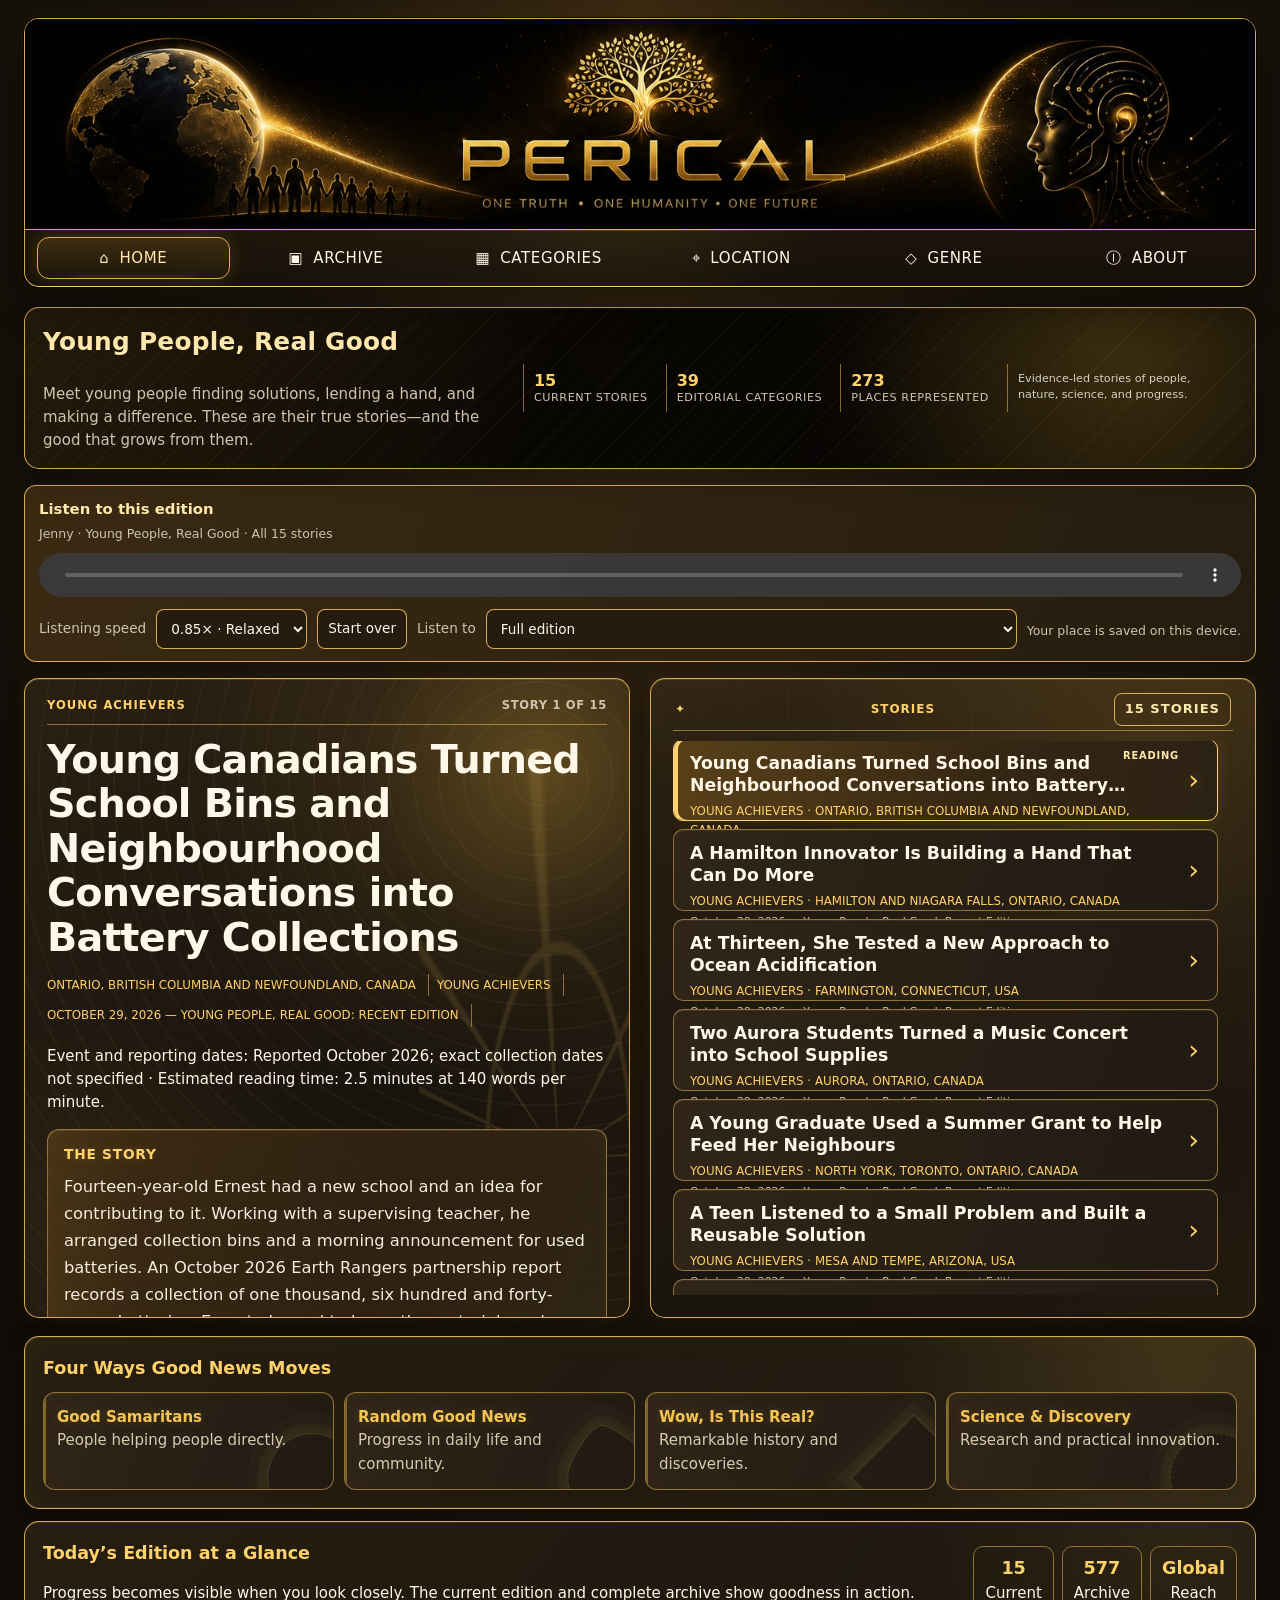
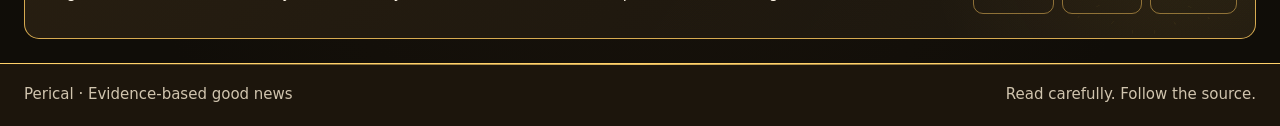
<file: index.html>
<!doctype html><html lang="en"><head><meta charset="utf-8"><meta name="viewport" content="width=device-width,initial-scale=1,viewport-fit=cover"><meta name="theme-color" content="#080705"><title>15 Recent True Stories of Young People Helping and Building | Perical</title><meta name="description" content="Fifteen source-linked stories of young people helping and inventing, reported in 2026. Includes clear event dates, evidence, uncertainty, and reflection."><meta name="robots" content="index,follow,max-image-preview:large"><link rel="canonical" href="https://scar197124.github.io/perical/"><meta property="og:locale" content="en_US"><meta property="og:type" content="website"><meta property="og:site_name" content="Perical"><meta property="og:url" content="https://scar197124.github.io/perical/"><meta property="og:title" content="Young Canadians Turned School Bins and Neighbourhood Conversations into Battery Collections"><meta property="og:description" content="Fourteen-year-old Ernest had a new school and an idea for contributing to it. Working with a supervising teacher, he arranged collection bins and a morning announcement for used batteries.…"><meta property="og:image" content="https://scar197124.github.io/perical/assets/lead-story-2026-10-29-recent-youth-oct29-2026-001.png"><meta property="og:image:secure_url" content="https://scar197124.github.io/perical/assets/lead-story-2026-10-29-recent-youth-oct29-2026-001.png"><meta property="og:image:type" content="image/png"><meta property="og:image:width" content="1200"><meta property="og:image:height" content="630"><meta property="og:image:alt" content="Perical lead story: Young Canadians Turned School Bins and Neighbourhood Conversations into Battery Collections"><meta name="twitter:card" content="summary_large_image"><meta name="twitter:title" content="Young Canadians Turned School Bins and Neighbourhood Conversations into Battery Collections"><meta name="twitter:description" content="Fourteen-year-old Ernest had a new school and an idea for contributing to it. Working with a supervising teacher, he arranged collection bins and a morning announcement for used batteries.…"><meta name="twitter:image" content="https://scar197124.github.io/perical/assets/lead-story-2026-10-29-recent-youth-oct29-2026-001.png"><meta name="twitter:image:alt" content="Perical lead story: Young Canadians Turned School Bins and Neighbourhood Conversations into Battery Collections"><link rel="stylesheet" href="app.css?v=16.15.0"><link rel="stylesheet" href="mobile-polish.css?v=16.7.1"><script type="application/ld+json">{"@context":"https://schema.org","@graph":[{"@type":"WebSite","@id":"https://scar197124.github.io/perical/#website","url":"https://scar197124.github.io/perical/","name":"Perical","description":"Verified stories of kindness, discovery, practical innovation, and progress from around the world.","inLanguage":"en","publisher":{"@id":"https://scar197124.github.io/perical/#organization"}},{"@type":"Organization","@id":"https://scar197124.github.io/perical/#organization","name":"Perical","url":"https://scar197124.github.io/perical/","logo":{"@type":"ImageObject","url":"https://scar197124.github.io/perical/assets/pericle-social-preview-ultrasafe.png","width":1200,"height":630}},{"@type":"CollectionPage","@id":"https://scar197124.github.io/perical/#webpage","url":"https://scar197124.github.io/perical/","name":"Today’s Good News | Perical","isPartOf":{"@id":"https://scar197124.github.io/perical/#website"},"about":["Good news","Human kindness","Science and discovery","Innovation","Community progress"],"inLanguage":"en"}]}</script></head><body data-page="home"><header class="site-header">
  <div class="identity-hero" role="img" aria-label="Perical — Tree of Life connecting Earth, humanity, and artificial intelligence">
    <span class="sr-only">PERICAL · One truth · One humanity · One future</span>
  </div>
  <nav class="nav" aria-label="Primary">
    <a href="index.html" data-nav="home">⌂ <span>Home</span></a>
    <a href="archive.html" data-nav="archive">▣ <span>Archive</span></a>
    <a href="categories.html" data-nav="categories">▦ <span>Categories</span></a>
    <a href="location.html" data-nav="location">⌖ <span>Location</span></a>
    <a href="genre.html" data-nav="genre">◇ <span>Genre</span></a>
    <a href="about.html" data-nav="about">ⓘ <span>About</span></a>
  </nav>
</header><main class="page"><section class="page-title"><h2>Young People, Real Good</h2><p>Meet young people finding solutions, lending a hand, and making a difference. These are their true stories—and the good that grows from them.</p></section><section class="narration-preview edition-narration" aria-label="Full edition narration"><div><strong>Listen to this edition</strong><span>Jenny · Young People, Real Good · All 15 stories</span></div><audio controls preload="none" aria-label="Listen to Young People, Real Good, the full edition"><source src="assets/audio/jenny-full-edition-2026-10-29.mp3" type="audio/mpeg">Your browser does not support audio playback.</audio><div class="listening-controls"><label for="narration-speed">Listening speed</label><select id="narration-speed"><option value="0.75">0.75×</option><option value="0.85" selected>0.85× · Relaxed</option><option value="1">1× · Original</option><option value="1.15">1.15×</option></select><button id="narration-restart" type="button">Start over</button><label for="narration-story">Listen to</label><select id="narration-story"><option value="">Choose a story…</option></select><span id="narration-progress" role="status">Your place is saved on this device.</span></div></section><section class="workspace"><article class="panel reader-panel" aria-label="Story reader"><div class="panel-body reader" id="reader"><p class="empty">Loading story…</p></div></article><aside class="panel display-panel" aria-label="Story selection"><div class="panel-body"><div class="panel-status"><span>Stories</span><span class="count" id="count">0 stories</span></div><div class="toolbar" id="toolbar"></div><div class="story-list" id="storyList"></div></div></aside></section><section class="lower"><article class="section-card"><h3>Four Ways Good News Moves</h3><div class="ways"><a class="way" href="categories.html"><b>Good Samaritans</b><span>People helping people directly.</span></a><a class="way" href="categories.html"><b>Random Good News</b><span>Progress in daily life and community.</span></a><a class="way" href="categories.html"><b>Wow, Is This Real?</b><span>Remarkable history and discoveries.</span></a><a class="way" href="categories.html"><b>Science & Discovery</b><span>Research and practical innovation.</span></a></div></article><article class="section-card glance"><div><h3>Today’s Edition at a Glance</h3><p>Progress becomes visible when you look closely. The current edition and complete archive show goodness in action.</p></div><div class="stats"><div class="stat"><b data-stat="current">15</b>Current</div><div class="stat"><b data-stat="archive">577</b>Archive</div><div class="stat"><b>Global</b>Reach</div></div></article></section></main><footer class="footer"><span>Perical · Evidence-based good news</span><span>Read carefully. Follow the source.</span></footer><script src="stories-data.js?v=2026.10.30.1"></script><script src="audio-chapters-2026-10-29.js?v=1"></script><script src="app.js?v=2026.10.30.1"></script></body></html>
</file>
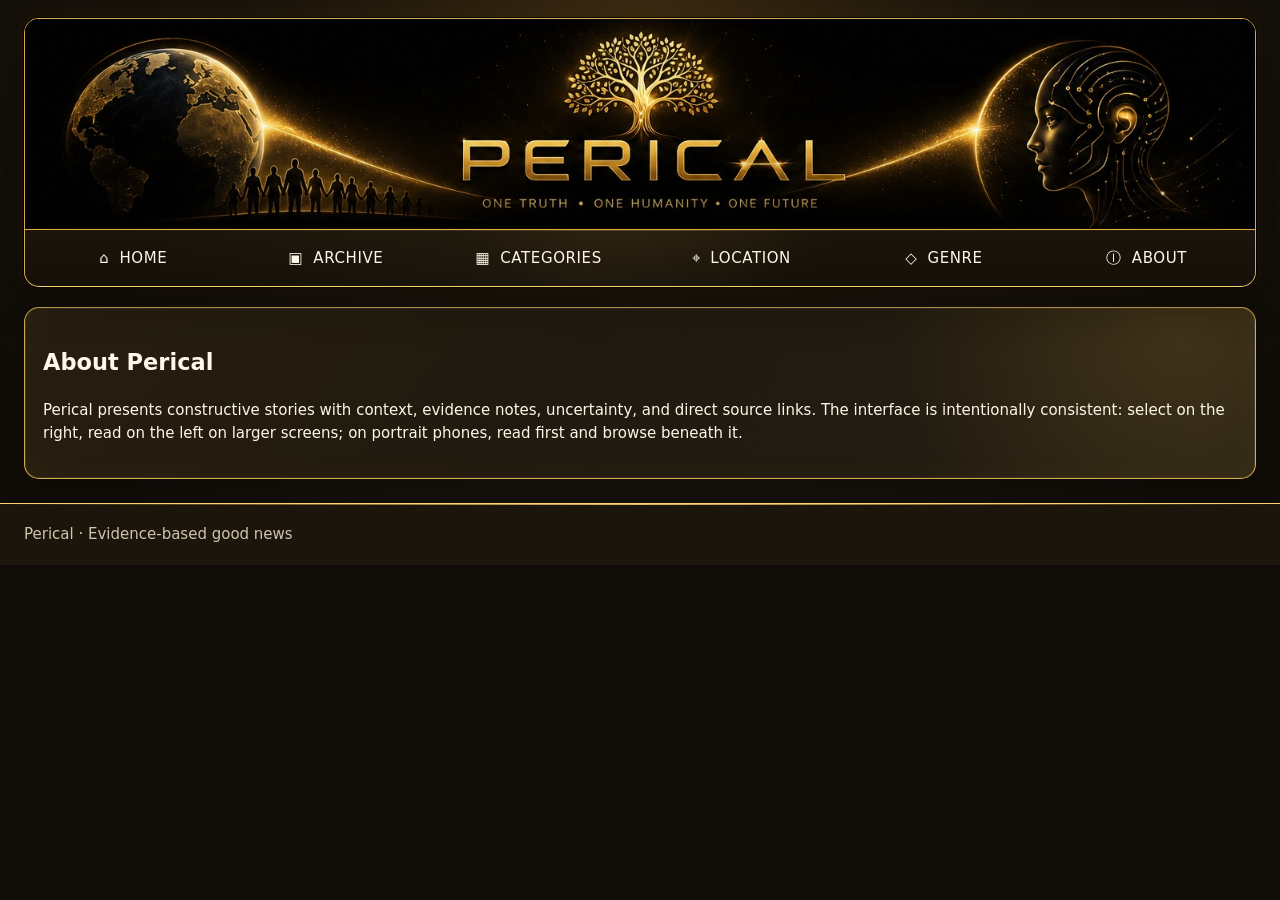
<file: about.html>
<!doctype html><html lang="en"><head><meta charset="utf-8"><meta name="viewport" content="width=device-width,initial-scale=1,viewport-fit=cover"><meta name="theme-color" content="#080705"><title>About Perical | Evidence-Based Good News</title><meta name="description" content="Learn how Perical presents independently summarized, source-linked stories of kindness, discovery, science, and human progress."><meta name="robots" content="index,follow,max-image-preview:large"><link rel="canonical" href="https://scar197124.github.io/perical/about.html"><meta property="og:locale" content="en_US"><meta property="og:type" content="website"><meta property="og:site_name" content="Perical"><meta property="og:url" content="https://scar197124.github.io/perical/about.html"><meta property="og:title" content="About Perical | Evidence-Based Good News"><meta property="og:description" content="Learn how Perical presents independently summarized, source-linked stories of kindness, discovery, science, and human progress."><meta property="og:image" content="https://scar197124.github.io/perical/assets/pericle-social-preview-ultrasafe.png"><meta property="og:image:secure_url" content="https://scar197124.github.io/perical/assets/pericle-social-preview-ultrasafe.png"><meta property="og:image:type" content="image/png"><meta property="og:image:width" content="1200"><meta property="og:image:height" content="630"><meta property="og:image:alt" content="Perical — verified stories of kindness, discovery, progress, and good happening around the world"><meta name="twitter:card" content="summary_large_image"><meta name="twitter:title" content="About Perical | Evidence-Based Good News"><meta name="twitter:description" content="Learn how Perical presents independently summarized, source-linked stories of kindness, discovery, science, and human progress."><meta name="twitter:image" content="https://scar197124.github.io/perical/assets/pericle-social-preview-ultrasafe.png"><meta name="twitter:image:alt" content="Perical social preview"><link rel="stylesheet" href="app.css?v=16.15.0"><link rel="stylesheet" href="mobile-polish.css?v=16.6.0"></head><body><header class="site-header">
  <div class="identity-hero" role="img" aria-label="Perical — Tree of Life connecting Earth, humanity, and artificial intelligence">
    <span class="sr-only">PERICAL · One truth · One humanity · One future</span>
  </div>
  <nav class="nav" aria-label="Primary">
    <a href="index.html" data-nav="home">⌂ <span>Home</span></a>
    <a href="archive.html" data-nav="archive">▣ <span>Archive</span></a>
    <a href="categories.html" data-nav="categories">▦ <span>Categories</span></a>
    <a href="location.html" data-nav="location">⌖ <span>Location</span></a>
    <a href="genre.html" data-nav="genre">◇ <span>Genre</span></a>
    <a href="about.html" data-nav="about">ⓘ <span>About</span></a>
  </nav>
</header><main class="page"><article class="section-card"><h2>About Perical</h2><p>Perical presents constructive stories with context, evidence notes, uncertainty, and direct source links. The interface is intentionally consistent: select on the right, read on the left on larger screens; on portrait phones, read first and browse beneath it.</p></article></main><footer class="footer"><span>Perical · Evidence-based good news</span></footer></body></html>
</file>
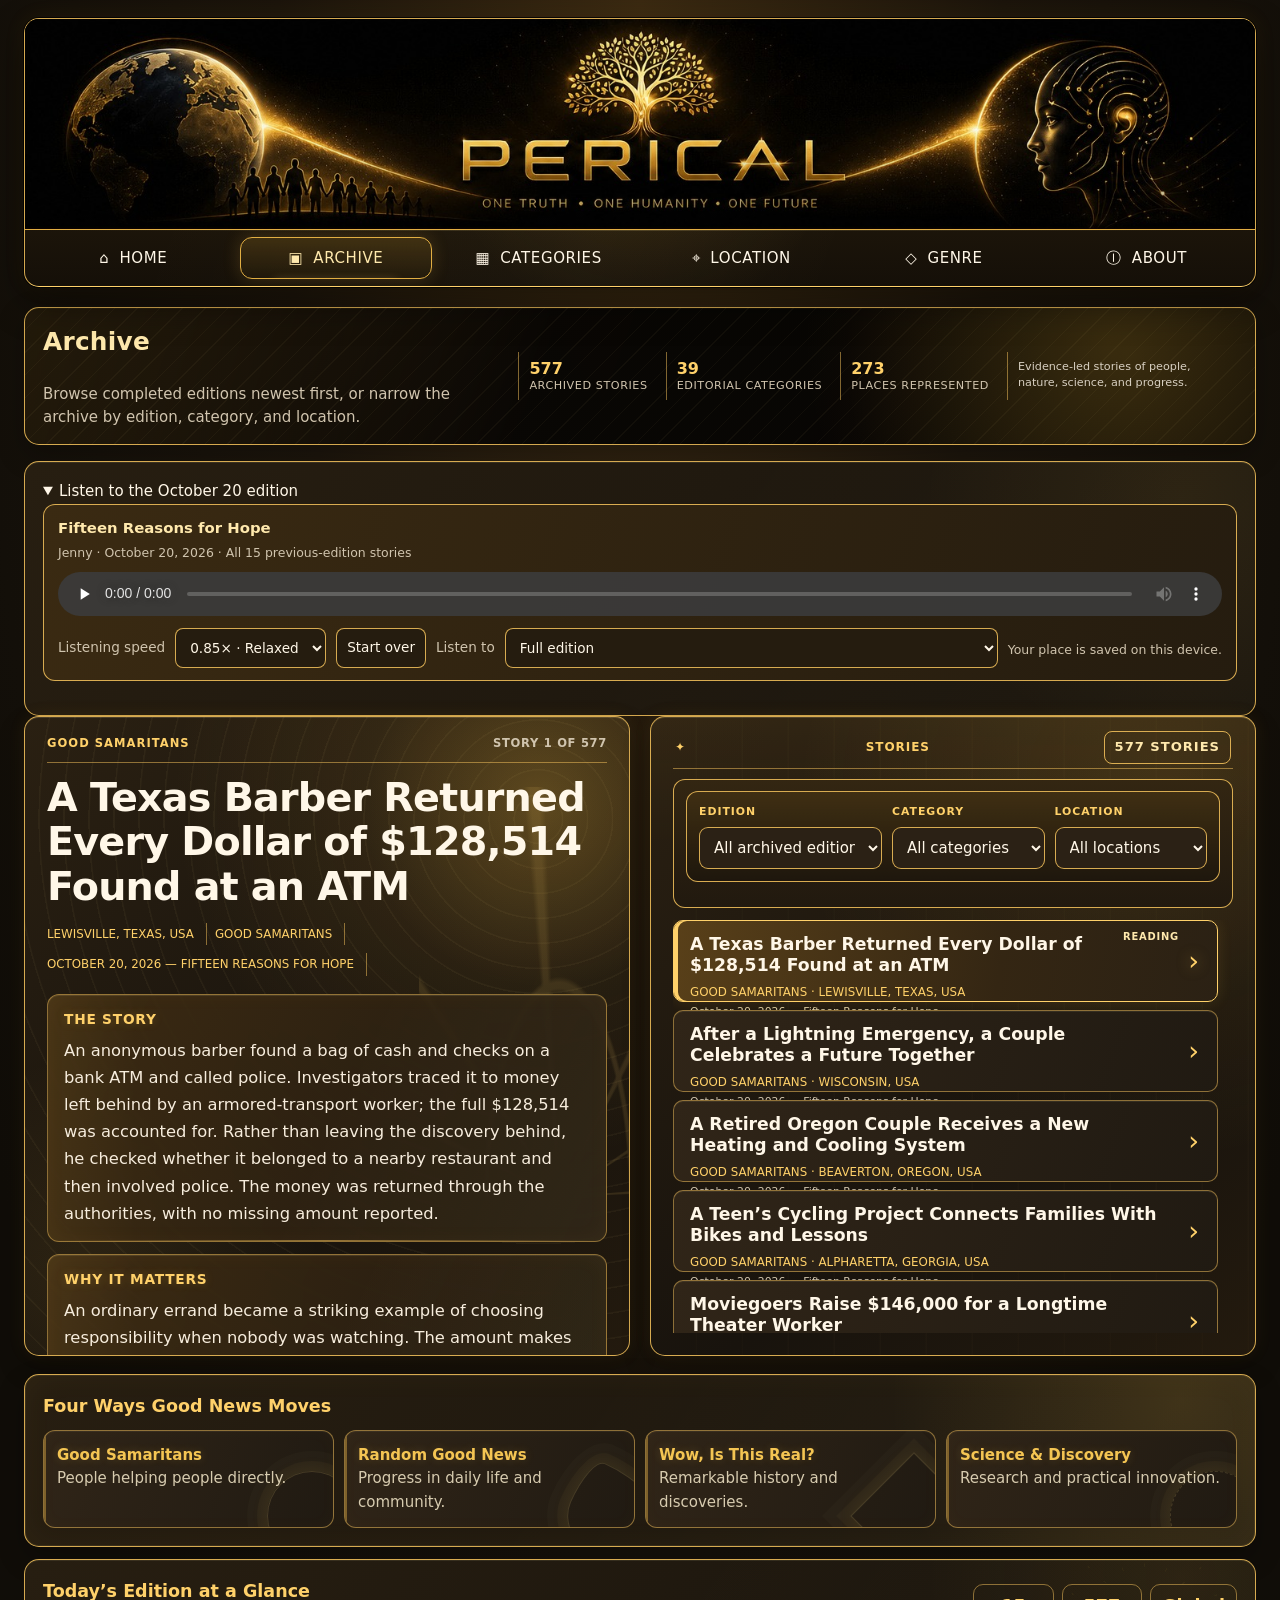
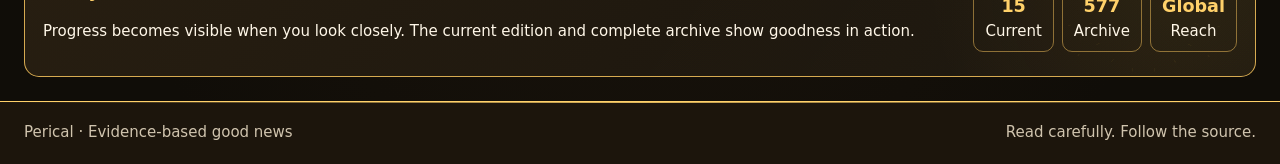
<file: archive.html>
<!doctype html><html lang="en"><head><meta charset="utf-8"><meta name="viewport" content="width=device-width,initial-scale=1,viewport-fit=cover"><meta name="theme-color" content="#080705"><title>Good News Archive | Perical</title><meta name="description" content="Browse Perical’s growing archive of verified stories about kindness, discovery, science, community, and progress."><meta name="robots" content="index,follow,max-image-preview:large"><link rel="canonical" href="https://scar197124.github.io/perical/archive.html"><meta property="og:locale" content="en_US"><meta property="og:type" content="website"><meta property="og:site_name" content="Perical"><meta property="og:url" content="https://scar197124.github.io/perical/archive.html"><meta property="og:title" content="Good News Archive | Perical"><meta property="og:description" content="Browse Perical’s growing archive of verified stories about kindness, discovery, science, community, and progress."><meta property="og:image" content="https://scar197124.github.io/perical/assets/pericle-social-preview-ultrasafe.png"><meta property="og:image:secure_url" content="https://scar197124.github.io/perical/assets/pericle-social-preview-ultrasafe.png"><meta property="og:image:type" content="image/png"><meta property="og:image:width" content="1200"><meta property="og:image:height" content="630"><meta property="og:image:alt" content="Perical — verified stories of kindness, discovery, progress, and good happening around the world"><meta name="twitter:card" content="summary_large_image"><meta name="twitter:title" content="Good News Archive | Perical"><meta name="twitter:description" content="Browse Perical’s growing archive of verified stories about kindness, discovery, science, community, and progress."><meta name="twitter:image" content="https://scar197124.github.io/perical/assets/pericle-social-preview-ultrasafe.png"><meta name="twitter:image:alt" content="Perical social preview"><link rel="stylesheet" href="app.css?v=16.15.0"><link rel="stylesheet" href="mobile-polish.css?v=16.6.0"></head><body data-page="archive"><header class="site-header">
  <div class="identity-hero" role="img" aria-label="Perical — Tree of Life connecting Earth, humanity, and artificial intelligence">
    <span class="sr-only">PERICAL · One truth · One humanity · One future</span>
  </div>
  <nav class="nav" aria-label="Primary">
    <a href="index.html" data-nav="home">⌂ <span>Home</span></a>
    <a href="archive.html" data-nav="archive">▣ <span>Archive</span></a>
    <a href="categories.html" data-nav="categories">▦ <span>Categories</span></a>
    <a href="location.html" data-nav="location">⌖ <span>Location</span></a>
    <a href="genre.html" data-nav="genre">◇ <span>Genre</span></a>
    <a href="about.html" data-nav="about">ⓘ <span>About</span></a>
  </nav>
</header><main class="page"><section class="page-title"><h2>Archive</h2><p>Browse completed editions newest first, or narrow the archive by edition, category, and location.</p></section><details class="section-card" open><summary>Listen to the October 20 edition</summary><section class="narration-preview edition-narration" aria-label="Full edition narration"><div><strong>Fifteen Reasons for Hope</strong><span>Jenny · October 20, 2026 · All 15 previous-edition stories</span></div><audio controls preload="none" aria-label="Listen to Fifteen Reasons for Hope, the full October 20 edition"><source src="assets/audio/jenny-full-edition-2026-10-20.mp3" type="audio/mpeg">Your browser does not support audio playback.</audio><div class="listening-controls"><label for="narration-speed">Listening speed</label><select id="narration-speed"><option value="0.75">0.75×</option><option value="0.85" selected>0.85× · Relaxed</option><option value="1">1× · Original</option><option value="1.15">1.15×</option></select><button id="narration-restart" type="button">Start over</button><label for="narration-story">Listen to</label><select id="narration-story"><option value="">Choose a story…</option></select><span id="narration-progress" role="status">Your place is saved on this device.</span></div></section></details><section class="workspace"><article class="panel reader-panel" aria-label="Story reader"><div class="panel-body reader" id="reader"><p class="empty">Loading story…</p></div></article><aside class="panel display-panel" aria-label="Story selection"><div class="panel-body"><div class="panel-status"><span>Stories</span><span class="count" id="count">0 stories</span></div><div class="toolbar" id="toolbar"></div><div class="story-list" id="storyList"></div></div></aside></section><section class="lower"><article class="section-card"><h3>Four Ways Good News Moves</h3><div class="ways"><a class="way" href="categories.html"><b>Good Samaritans</b><span>People helping people directly.</span></a><a class="way" href="categories.html"><b>Random Good News</b><span>Progress in daily life and community.</span></a><a class="way" href="categories.html"><b>Wow, Is This Real?</b><span>Remarkable history and discoveries.</span></a><a class="way" href="categories.html"><b>Science & Discovery</b><span>Research and practical innovation.</span></a></div></article><article class="section-card glance"><div><h3>Today’s Edition at a Glance</h3><p>Progress becomes visible when you look closely. The current edition and complete archive show goodness in action.</p></div><div class="stats"><div class="stat"><b data-stat="current">15</b>Current</div><div class="stat"><b data-stat="archive">562</b>Archive</div><div class="stat"><b>Global</b>Reach</div></div></article></section></main><footer class="footer"><span>Perical · Evidence-based good news</span><span>Read carefully. Follow the source.</span></footer><script src="stories-data.js?v=2026.10.30.1"></script><script src="app.js?v=2026.10.30.1"></script></body></html>
</file>
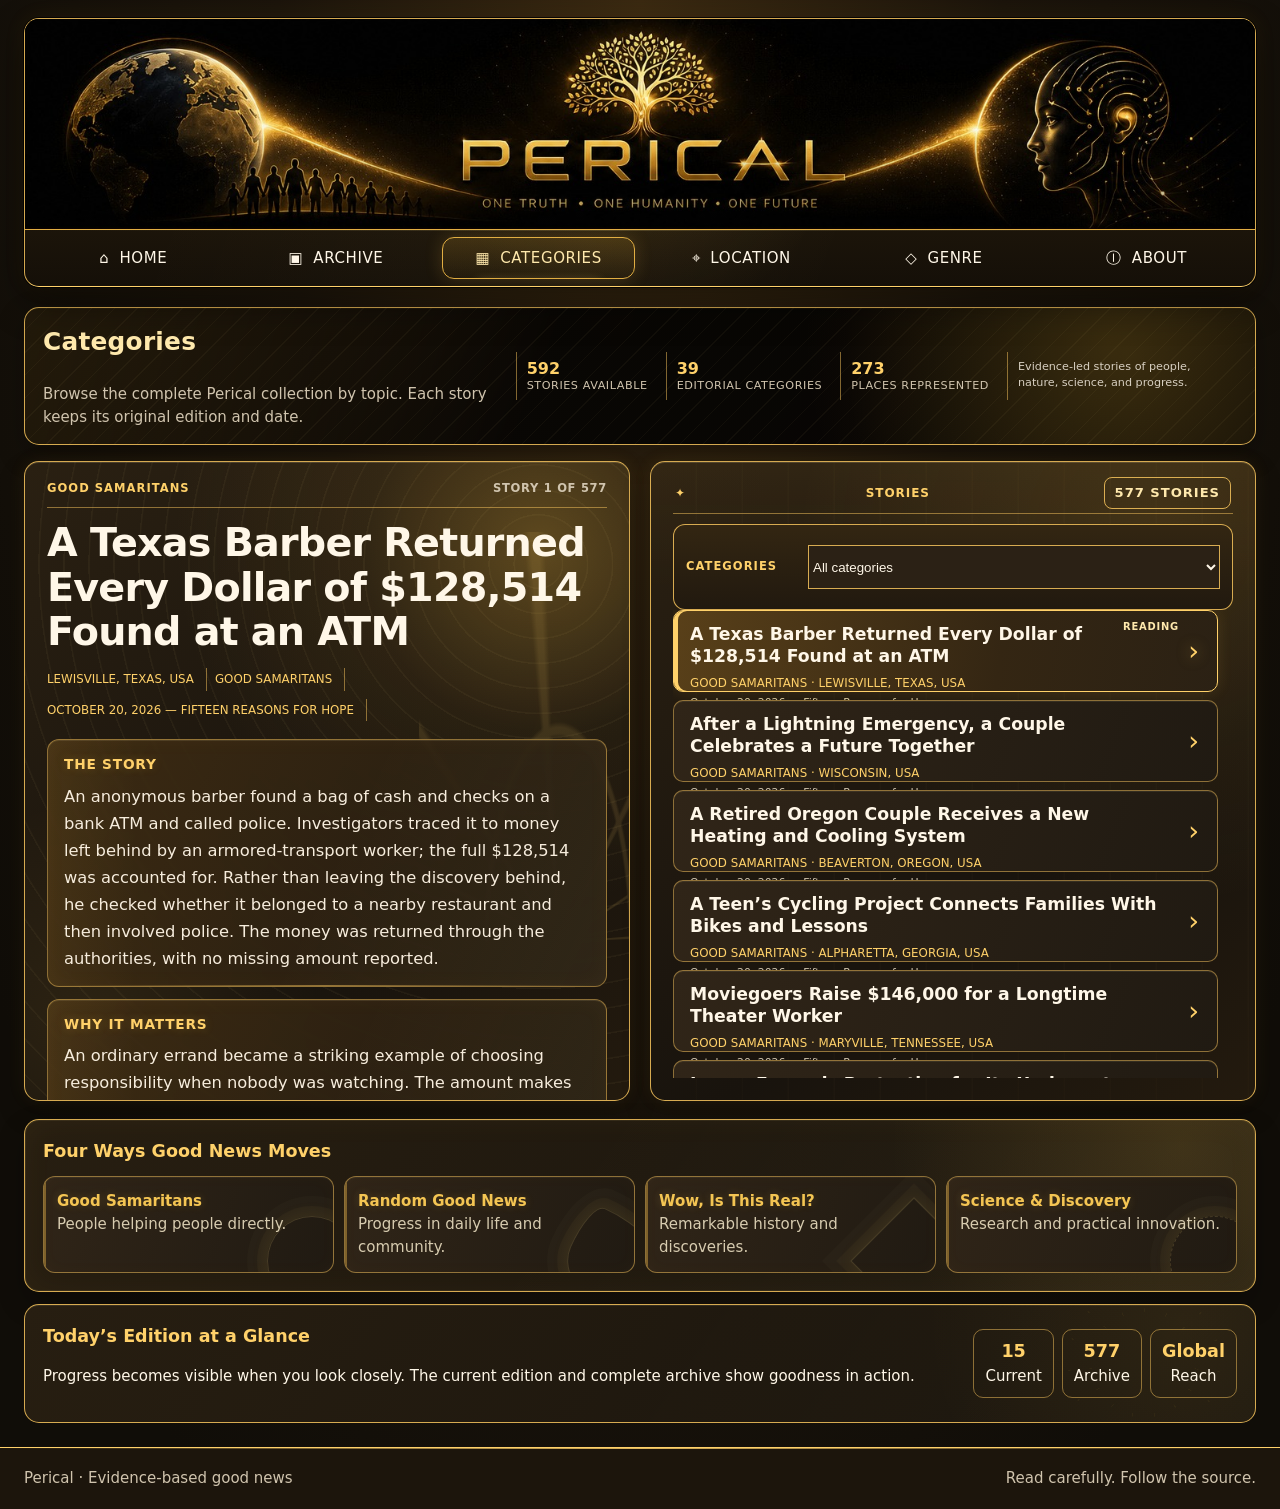
<file: categories.html>
<!doctype html><html lang="en"><head><meta charset="utf-8"><meta name="viewport" content="width=device-width,initial-scale=1,viewport-fit=cover"><meta name="theme-color" content="#080705"><title>Browse Good News by Category | Perical</title><meta name="description" content="Explore verified good-news stories by category, including Good Samaritans, remarkable discoveries, science, and innovation."><meta name="robots" content="index,follow,max-image-preview:large"><link rel="canonical" href="https://scar197124.github.io/perical/categories.html"><meta property="og:locale" content="en_US"><meta property="og:type" content="website"><meta property="og:site_name" content="Perical"><meta property="og:url" content="https://scar197124.github.io/perical/categories.html"><meta property="og:title" content="Browse Good News by Category | Perical"><meta property="og:description" content="Explore verified good-news stories by category, including Good Samaritans, remarkable discoveries, science, and innovation."><meta property="og:image" content="https://scar197124.github.io/perical/assets/pericle-social-preview-ultrasafe.png"><meta property="og:image:secure_url" content="https://scar197124.github.io/perical/assets/pericle-social-preview-ultrasafe.png"><meta property="og:image:type" content="image/png"><meta property="og:image:width" content="1200"><meta property="og:image:height" content="630"><meta property="og:image:alt" content="Perical — verified stories of kindness, discovery, progress, and good happening around the world"><meta name="twitter:card" content="summary_large_image"><meta name="twitter:title" content="Browse Good News by Category | Perical"><meta name="twitter:description" content="Explore verified good-news stories by category, including Good Samaritans, remarkable discoveries, science, and innovation."><meta name="twitter:image" content="https://scar197124.github.io/perical/assets/pericle-social-preview-ultrasafe.png"><meta name="twitter:image:alt" content="Perical social preview"><link rel="stylesheet" href="app.css?v=16.15.0"><link rel="stylesheet" href="mobile-polish.css?v=16.6.0"></head><body data-page="categories"><header class="site-header">
  <div class="identity-hero" role="img" aria-label="Perical — Tree of Life connecting Earth, humanity, and artificial intelligence">
    <span class="sr-only">PERICAL · One truth · One humanity · One future</span>
  </div>
  <nav class="nav" aria-label="Primary">
    <a href="index.html" data-nav="home">⌂ <span>Home</span></a>
    <a href="archive.html" data-nav="archive">▣ <span>Archive</span></a>
    <a href="categories.html" data-nav="categories">▦ <span>Categories</span></a>
    <a href="location.html" data-nav="location">⌖ <span>Location</span></a>
    <a href="genre.html" data-nav="genre">◇ <span>Genre</span></a>
    <a href="about.html" data-nav="about">ⓘ <span>About</span></a>
  </nav>
</header><main class="page"><section class="page-title"><h2>Categories</h2><p>Browse the complete Perical collection by topic. Each story keeps its original edition and date.</p></section><section class="workspace"><article class="panel reader-panel" aria-label="Story reader"><div class="panel-body reader" id="reader"><p class="empty">Loading story…</p></div></article><aside class="panel display-panel" aria-label="Story selection"><div class="panel-body"><div class="panel-status"><span>Stories</span><span class="count" id="count">0 stories</span></div><div class="toolbar" id="toolbar"></div><div class="story-list" id="storyList"></div></div></aside></section><section class="lower"><article class="section-card"><h3>Four Ways Good News Moves</h3><div class="ways"><a class="way" href="categories.html"><b>Good Samaritans</b><span>People helping people directly.</span></a><a class="way" href="categories.html"><b>Random Good News</b><span>Progress in daily life and community.</span></a><a class="way" href="categories.html"><b>Wow, Is This Real?</b><span>Remarkable history and discoveries.</span></a><a class="way" href="categories.html"><b>Science & Discovery</b><span>Research and practical innovation.</span></a></div></article><article class="section-card glance"><div><h3>Today’s Edition at a Glance</h3><p>Progress becomes visible when you look closely. The current edition and complete archive show goodness in action.</p></div><div class="stats"><div class="stat"><b data-stat="current">15</b>Current</div><div class="stat"><b data-stat="archive">562</b>Archive</div><div class="stat"><b>Global</b>Reach</div></div></article></section></main><footer class="footer"><span>Perical · Evidence-based good news</span><span>Read carefully. Follow the source.</span></footer><script src="stories-data.js?v=2026.10.30.1"></script><script src="app.js?v=2026.10.30.1"></script></body></html>
</file>
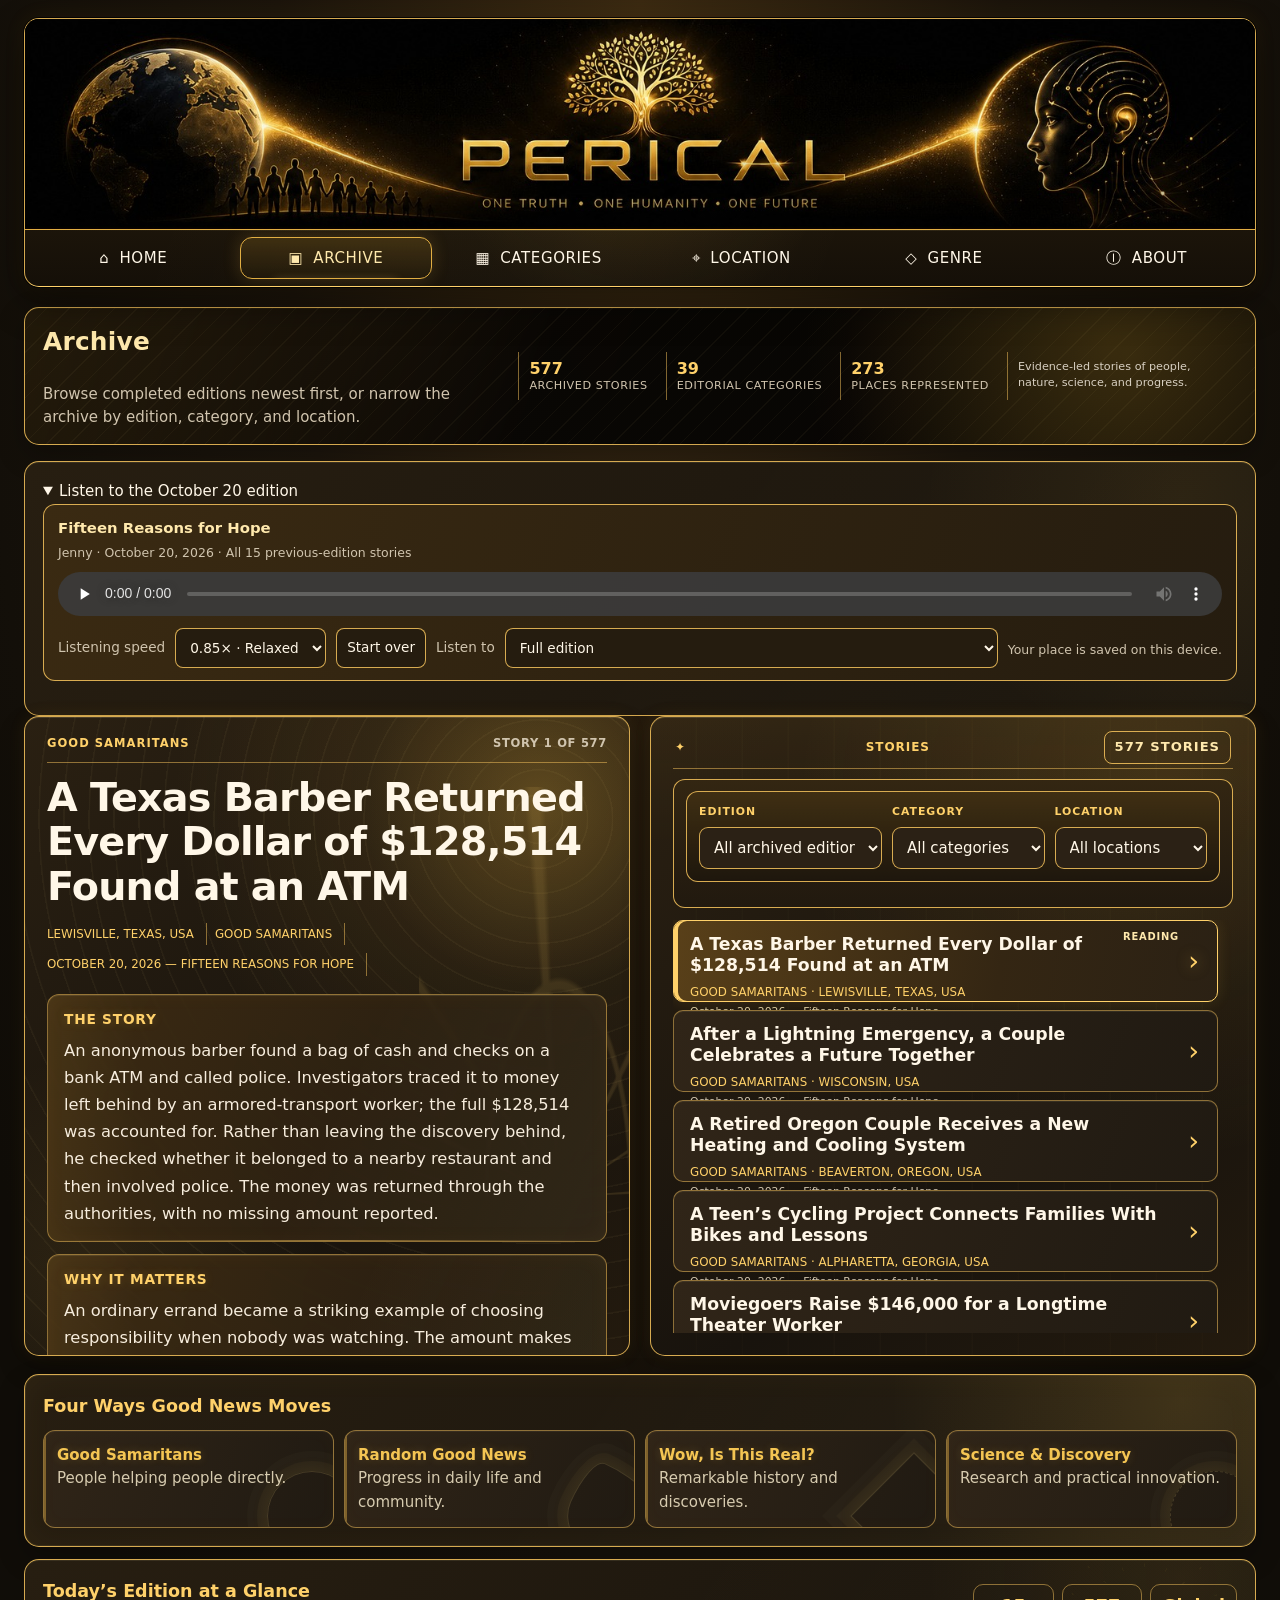
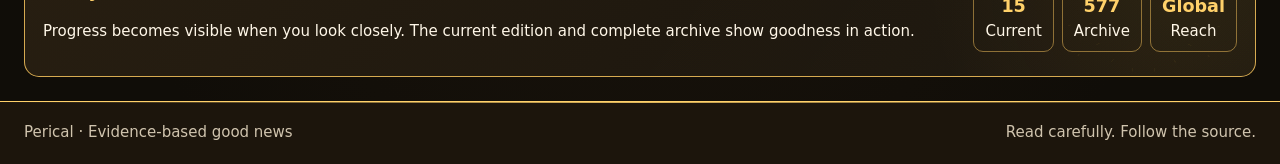
<file: edition1.html>
<!doctype html><meta charset="utf-8"><meta name="viewport" content="width=device-width,initial-scale=1"><meta http-equiv="refresh" content="0; url=archive.html"><title>Perical Edition 1</title><p><a href="archive.html">Open the Perical archive</a></p>
</file>
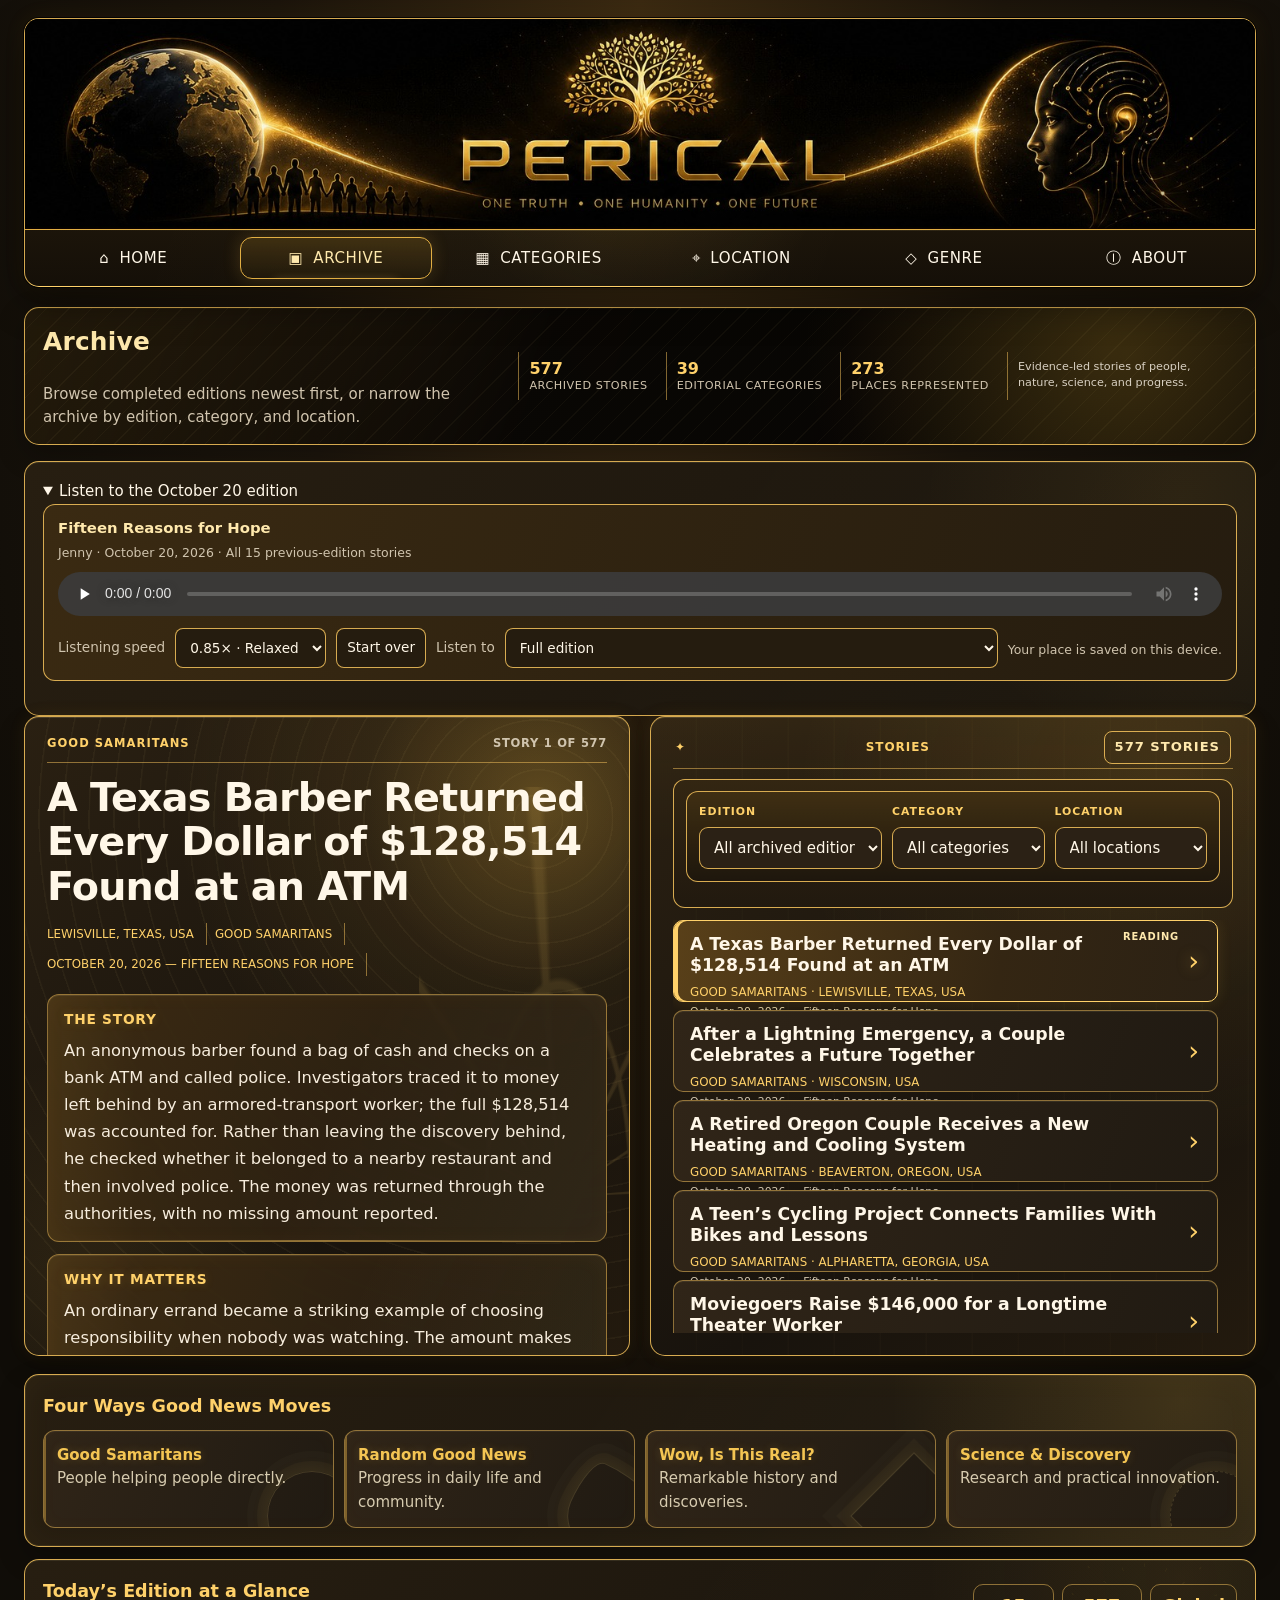
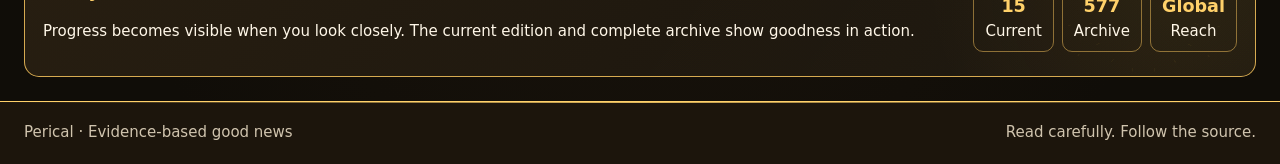
<file: edition2.html>
<!doctype html><meta charset="utf-8"><meta name="viewport" content="width=device-width,initial-scale=1"><meta http-equiv="refresh" content="0; url=archive.html"><title>Perical Edition 2</title><p><a href="archive.html">Open the Perical archive</a></p>
</file>
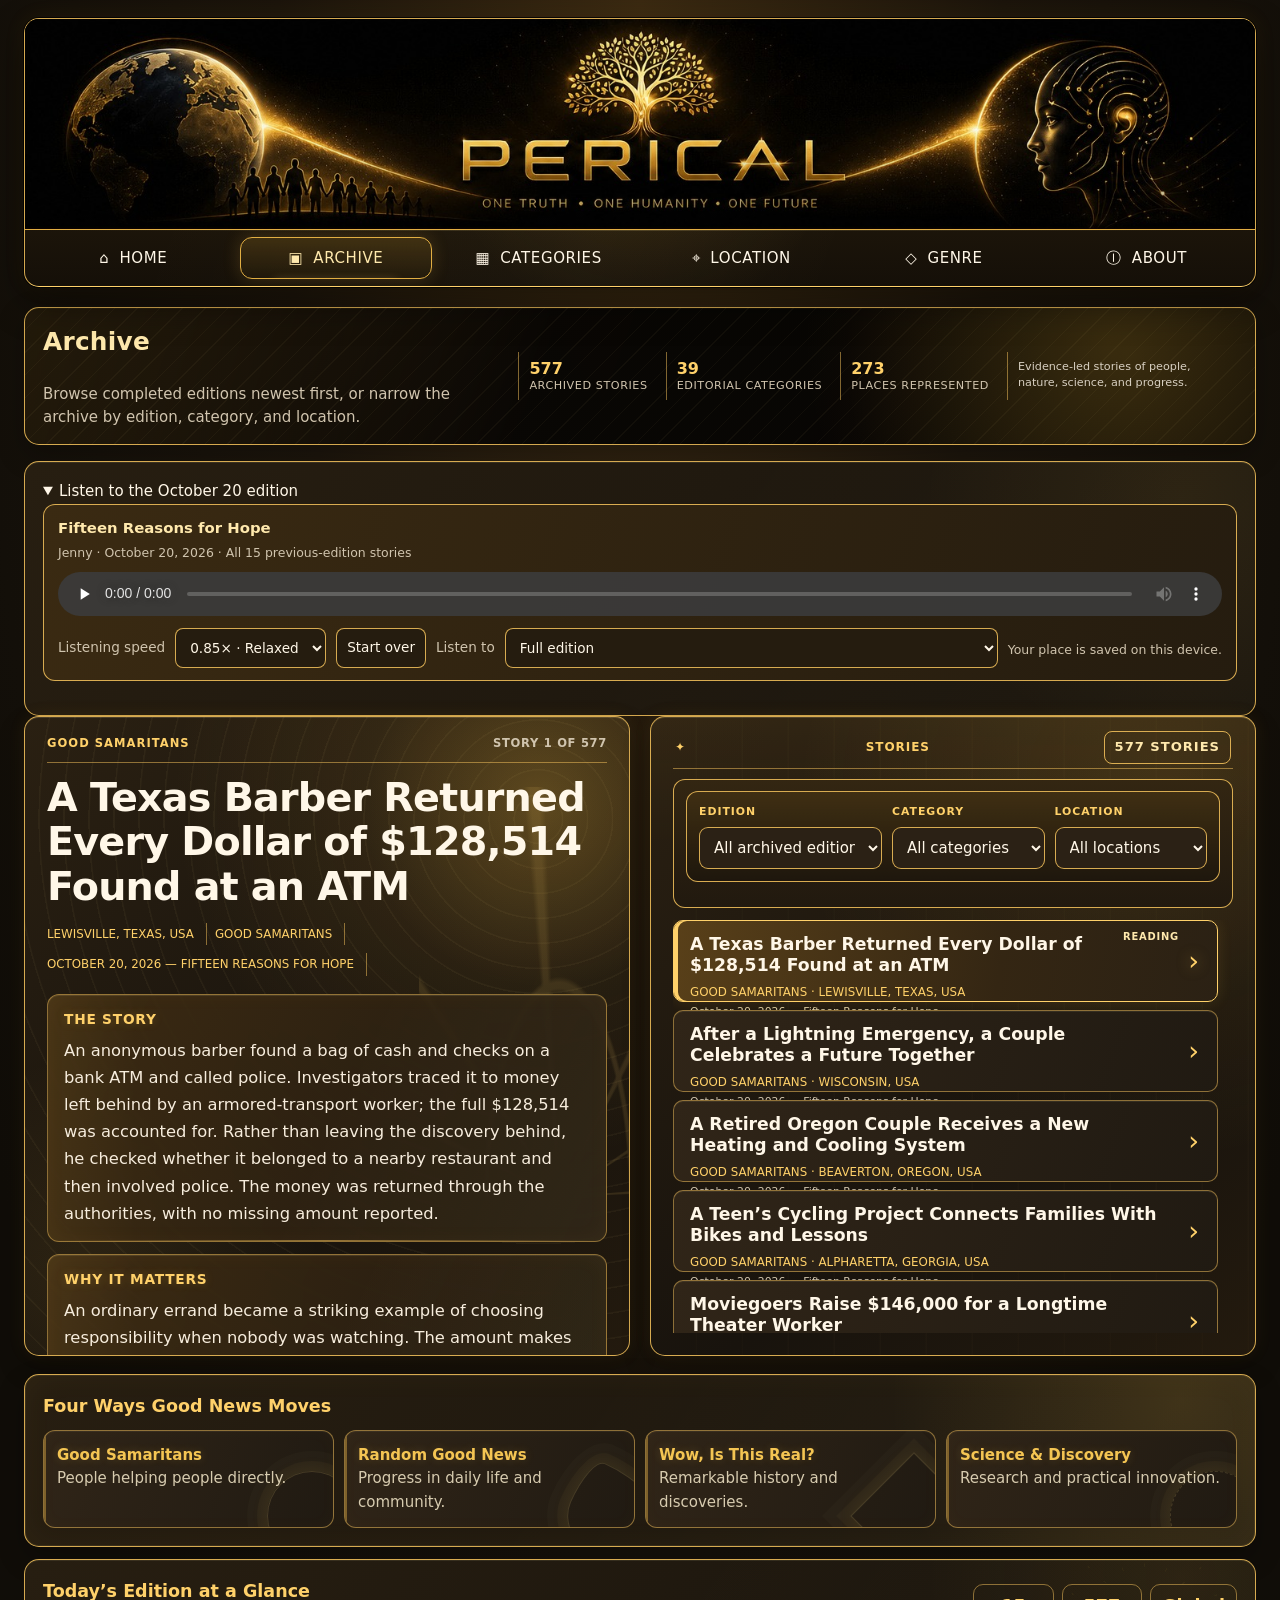
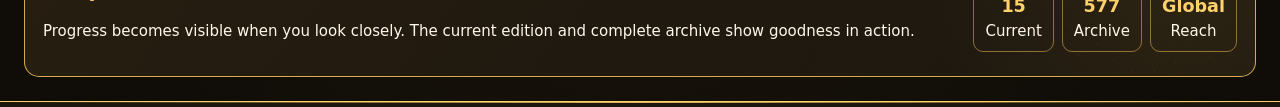
<file: edition3.html>
<!doctype html><meta charset="utf-8"><meta name="viewport" content="width=device-width,initial-scale=1"><meta http-equiv="refresh" content="0; url=archive.html"><title>Perical Edition 3</title><p><a href="archive.html">Open the Perical archive</a></p>
</file>
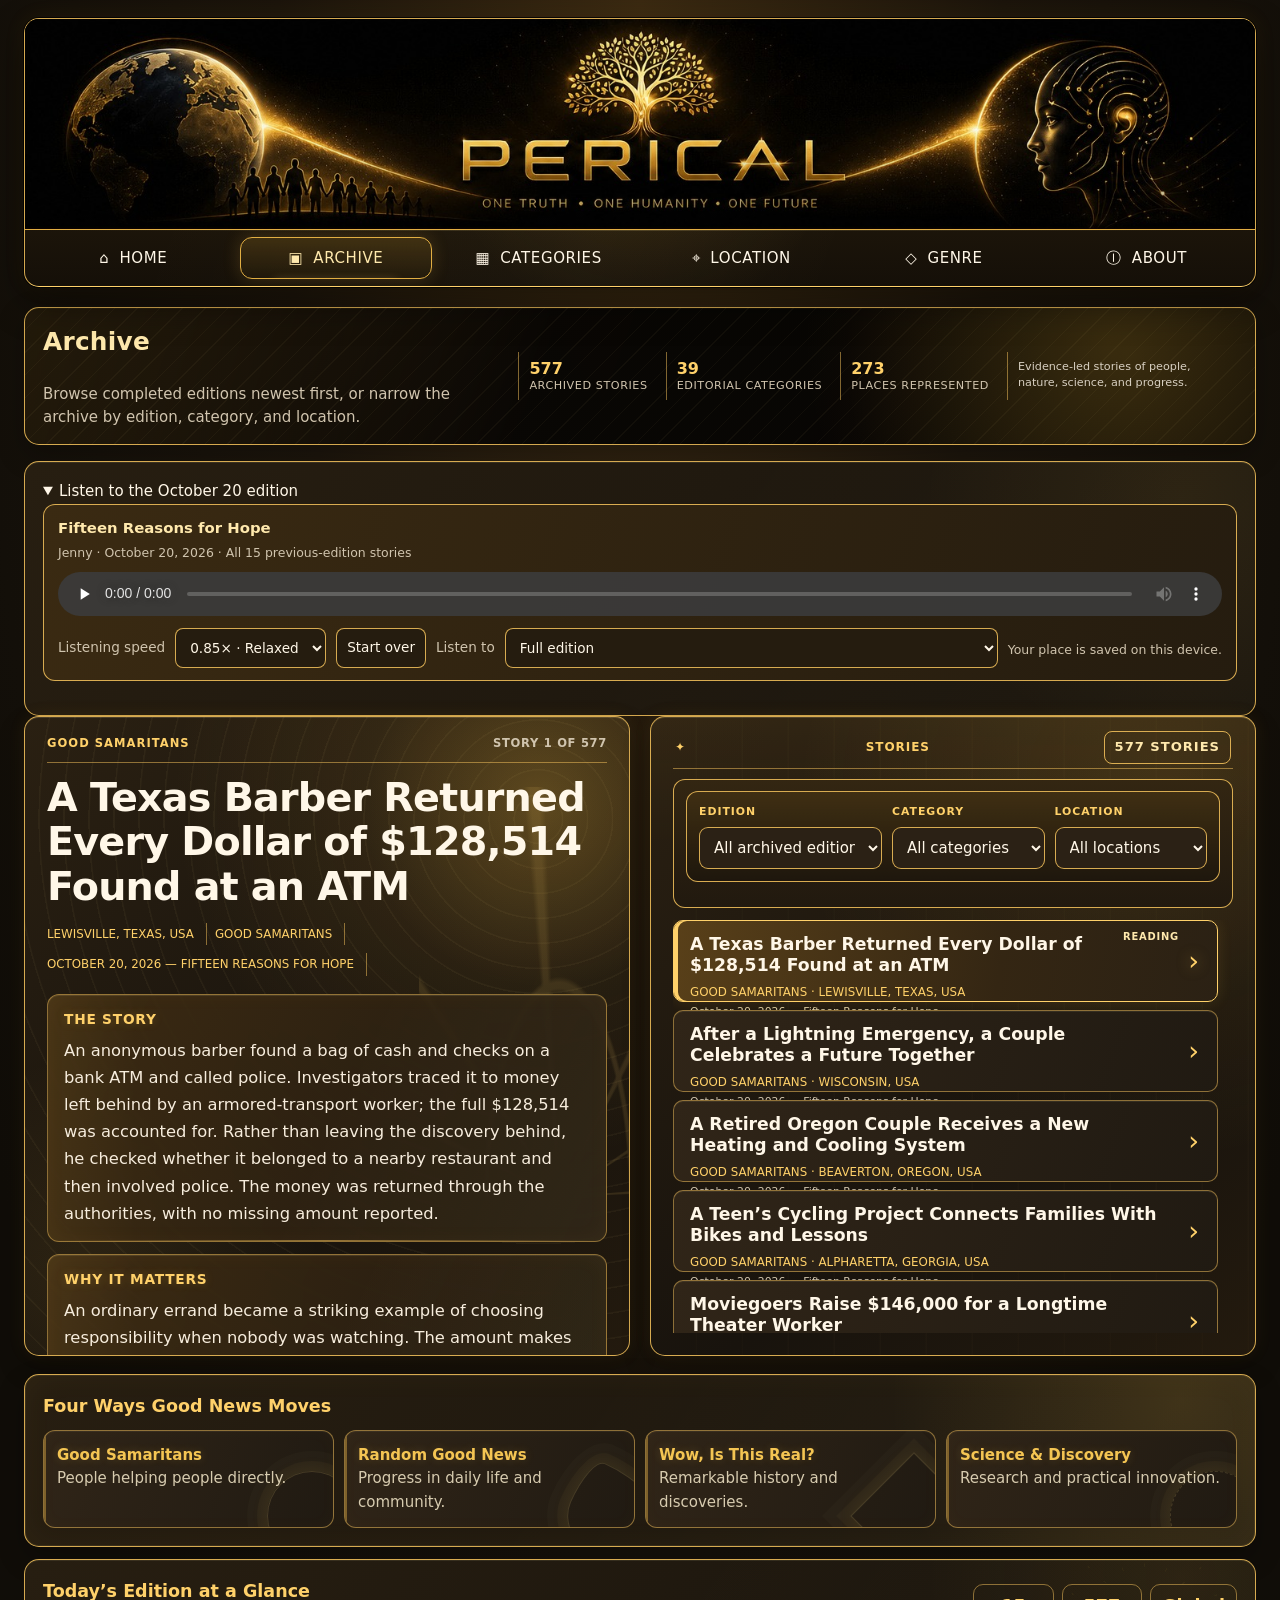
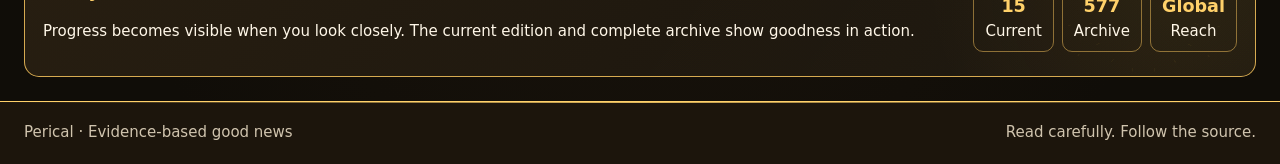
<file: edition4.html>
<!doctype html><meta charset="utf-8"><meta name="viewport" content="width=device-width,initial-scale=1"><meta http-equiv="refresh" content="0; url=archive.html"><title>Perical Edition 4</title><p><a href="archive.html">Open the Perical archive</a></p>
</file>
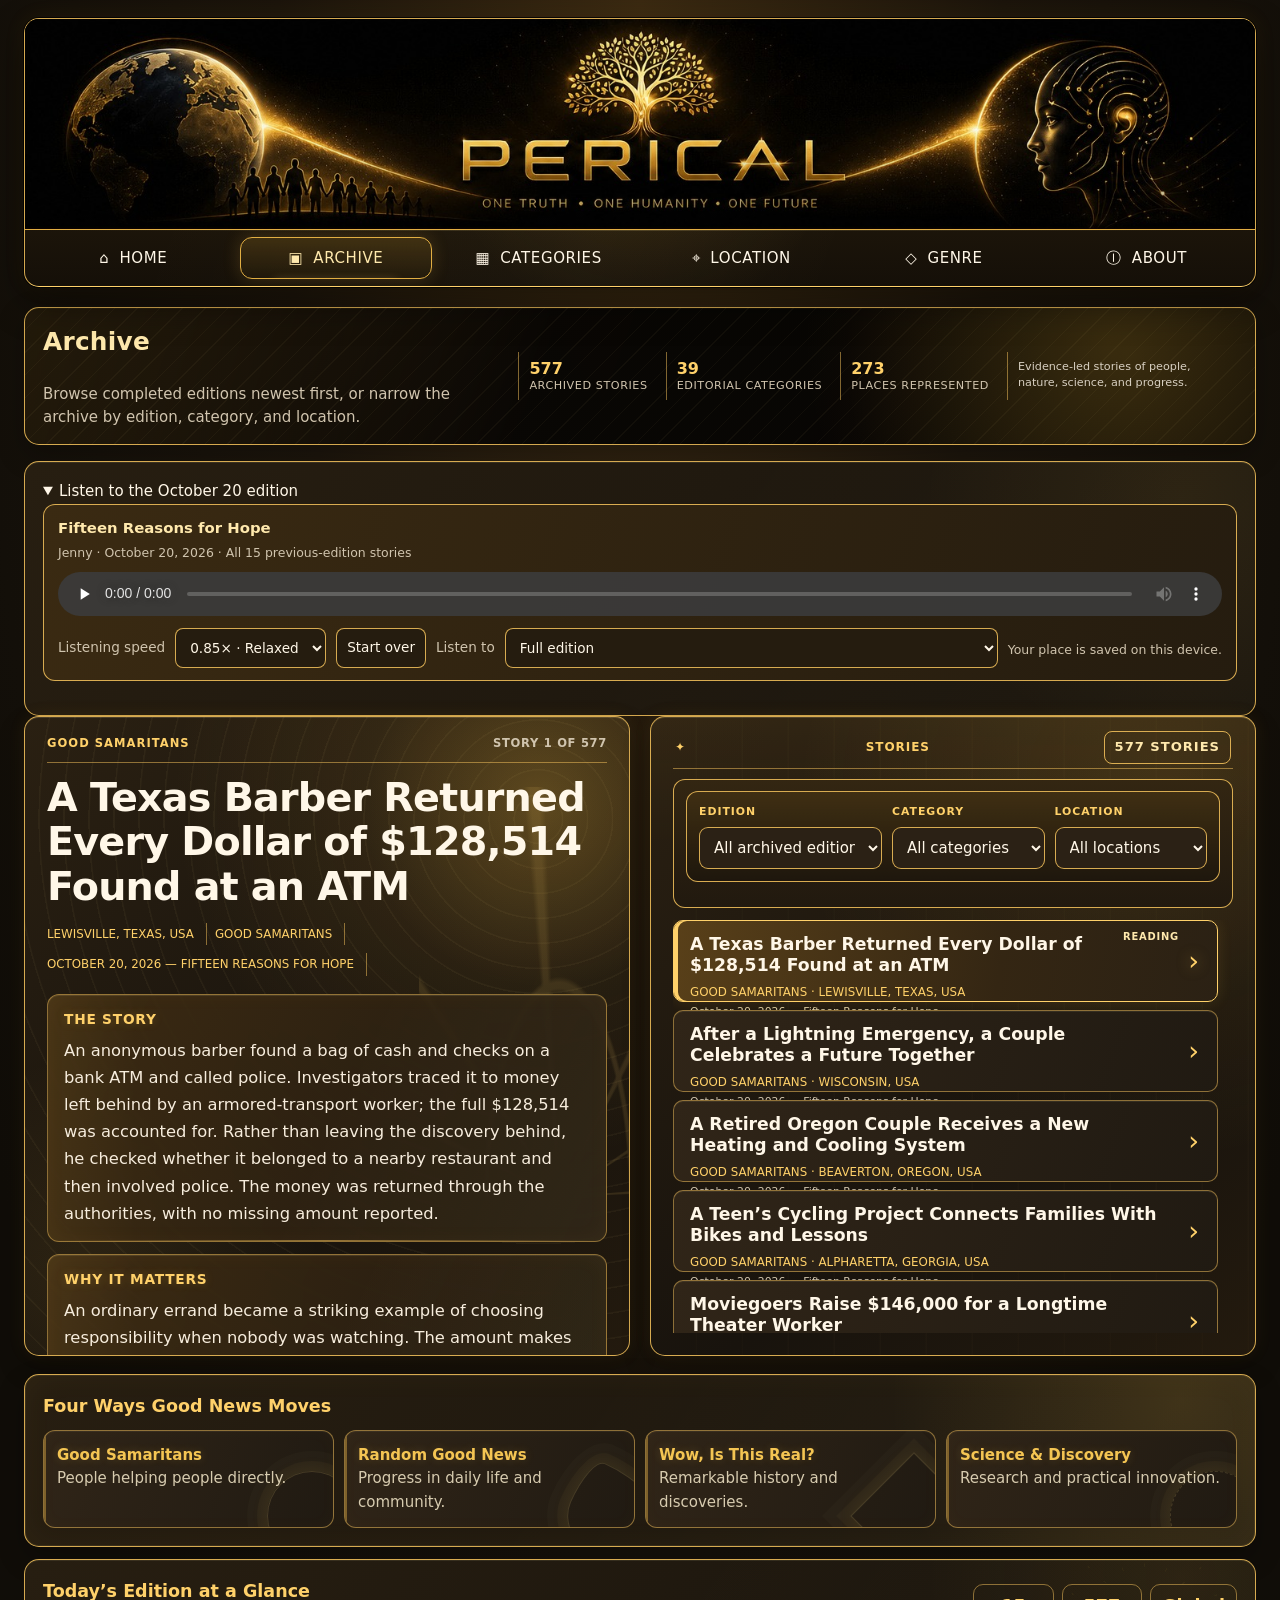
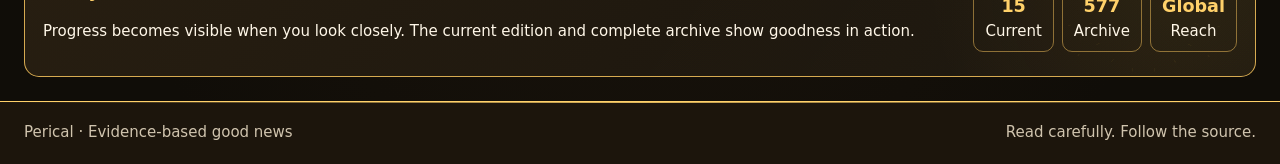
<file: edition5.html>
<!doctype html><meta charset="utf-8"><meta name="viewport" content="width=device-width,initial-scale=1"><meta http-equiv="refresh" content="0; url=archive.html"><title>Perical Edition 5</title><p><a href="archive.html">Open the Perical archive</a></p>
</file>
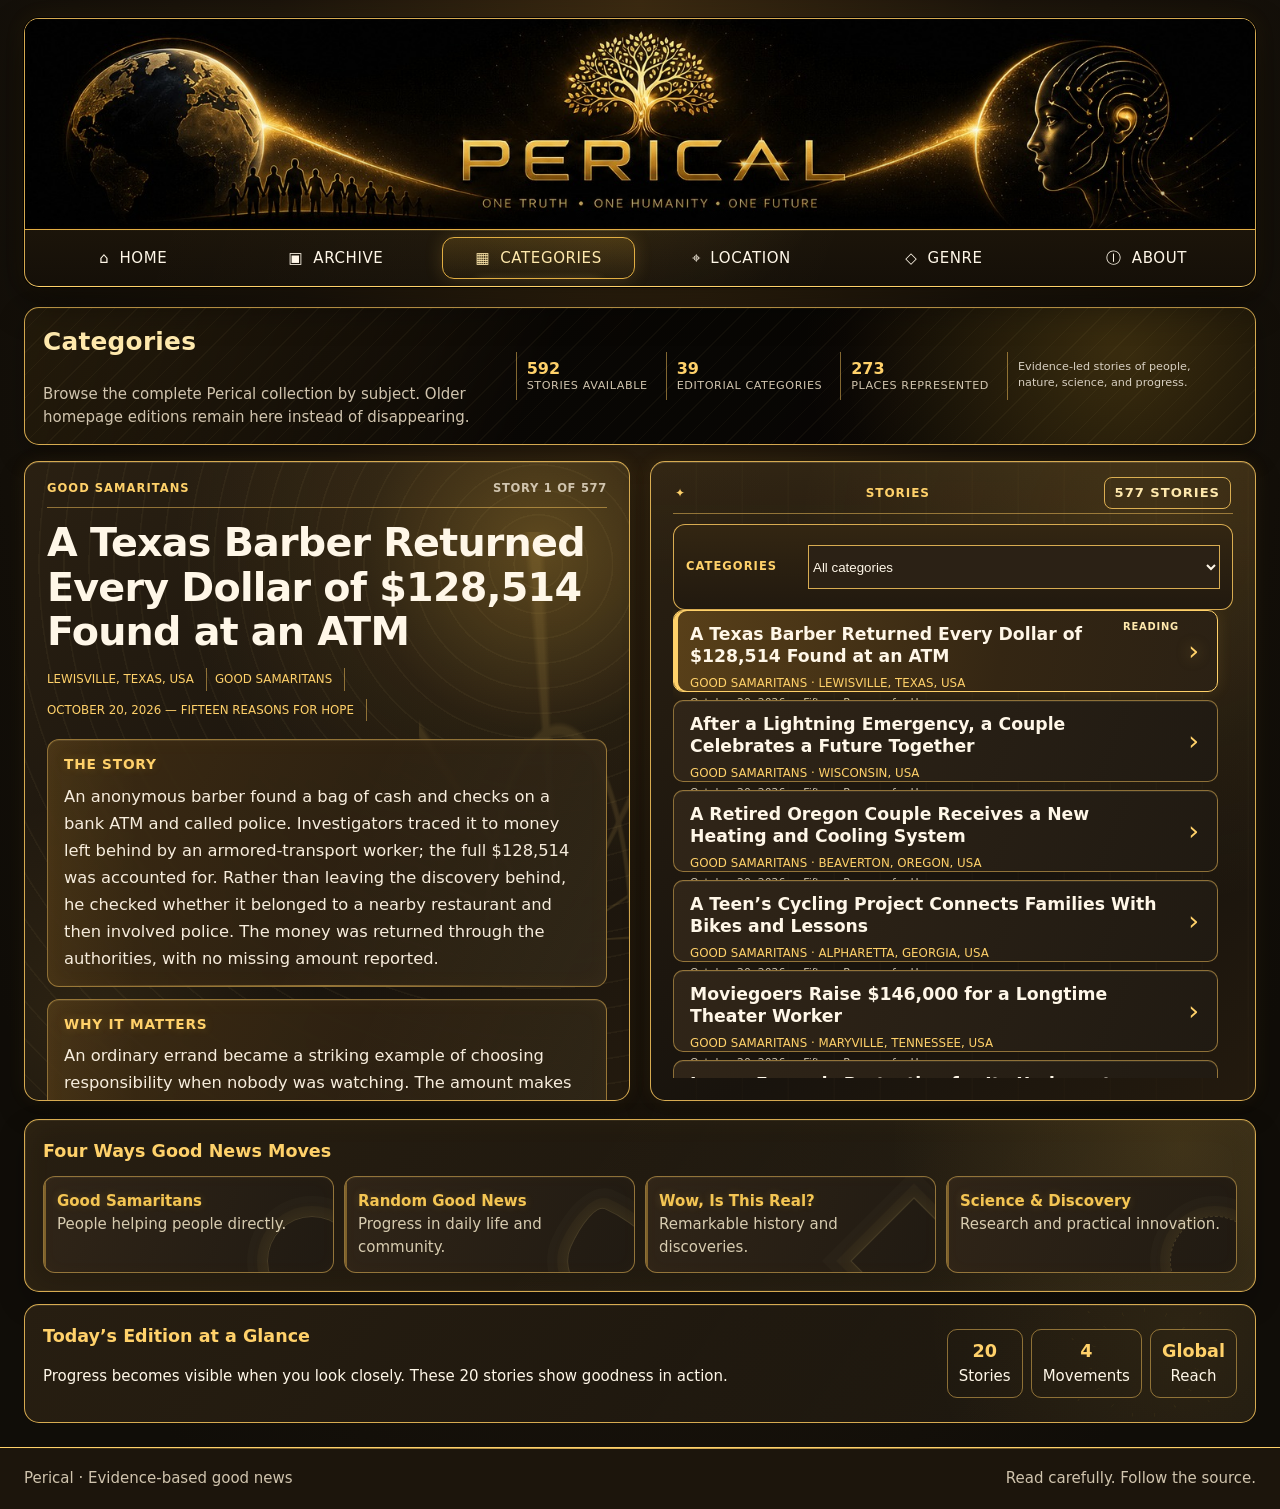
<file: explore.html>
<!doctype html><html lang="en"><head><meta charset="utf-8"><meta name="viewport" content="width=device-width,initial-scale=1,viewport-fit=cover"><meta name="theme-color" content="#080705"><title>Categories | Perical</title><meta name="description" content="Explore verified good-news stories by category, including Good Samaritans, remarkable discoveries, science, and innovation."><meta name="robots" content="noindex,follow"><link rel="canonical" href="https://scar197124.github.io/perical/categories.html"><meta property="og:locale" content="en_US"><meta property="og:type" content="website"><meta property="og:site_name" content="Perical"><meta property="og:url" content="https://scar197124.github.io/perical/categories.html"><meta property="og:title" content="Browse Good News by Category | Perical"><meta property="og:description" content="Explore verified good-news stories by category, including Good Samaritans, remarkable discoveries, science, and innovation."><meta property="og:image" content="https://scar197124.github.io/perical/assets/pericle-social-preview-ultrasafe.png"><meta property="og:image:secure_url" content="https://scar197124.github.io/perical/assets/pericle-social-preview-ultrasafe.png"><meta property="og:image:type" content="image/png"><meta property="og:image:width" content="1200"><meta property="og:image:height" content="630"><meta property="og:image:alt" content="Perical — verified stories of kindness, discovery, progress, and good happening around the world"><meta name="twitter:card" content="summary_large_image"><meta name="twitter:title" content="Browse Good News by Category | Perical"><meta name="twitter:description" content="Explore verified good-news stories by category, including Good Samaritans, remarkable discoveries, science, and innovation."><meta name="twitter:image" content="https://scar197124.github.io/perical/assets/pericle-social-preview-ultrasafe.png"><meta name="twitter:image:alt" content="Perical social preview"><link rel="stylesheet" href="app.css?v=16.15.0"><link rel="stylesheet" href="mobile-polish.css?v=16.6.0"></head><body data-page="categories"><header class="site-header">
  <div class="identity-hero" role="img" aria-label="Perical — Tree of Life connecting Earth, humanity, and artificial intelligence">
    <span class="sr-only">PERICAL · One truth · One humanity · One future</span>
  </div>
  <nav class="nav" aria-label="Primary">
    <a href="index.html" data-nav="home">⌂ <span>Home</span></a>
    <a href="archive.html" data-nav="archive">▣ <span>Archive</span></a>
    <a href="categories.html" data-nav="categories">▦ <span>Categories</span></a>
    <a href="location.html" data-nav="location">⌖ <span>Location</span></a>
    <a href="genre.html" data-nav="genre">◇ <span>Genre</span></a>
    <a href="about.html" data-nav="about">ⓘ <span>About</span></a>
  </nav>
</header><main class="page"><section class="page-title"><h2>Categories</h2><p>Browse the complete Perical collection by subject. Older homepage editions remain here instead of disappearing.</p></section><section class="workspace"><article class="panel reader-panel" aria-label="Story reader"><div class="panel-body reader" id="reader"><p class="empty">Loading story…</p></div></article><aside class="panel display-panel" aria-label="Story selection"><div class="panel-body"><div class="panel-status"><span>Stories</span><span class="count" id="count">0 stories</span></div><div class="toolbar" id="toolbar"></div><div class="story-list" id="storyList"></div></div></aside></section><section class="lower"><article class="section-card"><h3>Four Ways Good News Moves</h3><div class="ways"><a class="way" href="categories.html"><b>Good Samaritans</b><span>People helping people directly.</span></a><a class="way" href="categories.html"><b>Random Good News</b><span>Progress in daily life and community.</span></a><a class="way" href="categories.html"><b>Wow, Is This Real?</b><span>Remarkable history and discoveries.</span></a><a class="way" href="categories.html"><b>Science & Discovery</b><span>Research and practical innovation.</span></a></div></article><article class="section-card glance"><div><h3>Today’s Edition at a Glance</h3><p>Progress becomes visible when you look closely. These 20 stories show goodness in action.</p></div><div class="stats"><div class="stat"><b>20</b>Stories</div><div class="stat"><b>4</b>Movements</div><div class="stat"><b>Global</b>Reach</div></div></article></section></main><footer class="footer"><span>Perical · Evidence-based good news</span><span>Read carefully. Follow the source.</span></footer><script src="stories-data.js?v=2026.10.30.1"></script><script src="app.js?v=2026.10.30.1"></script></body></html>
</file>
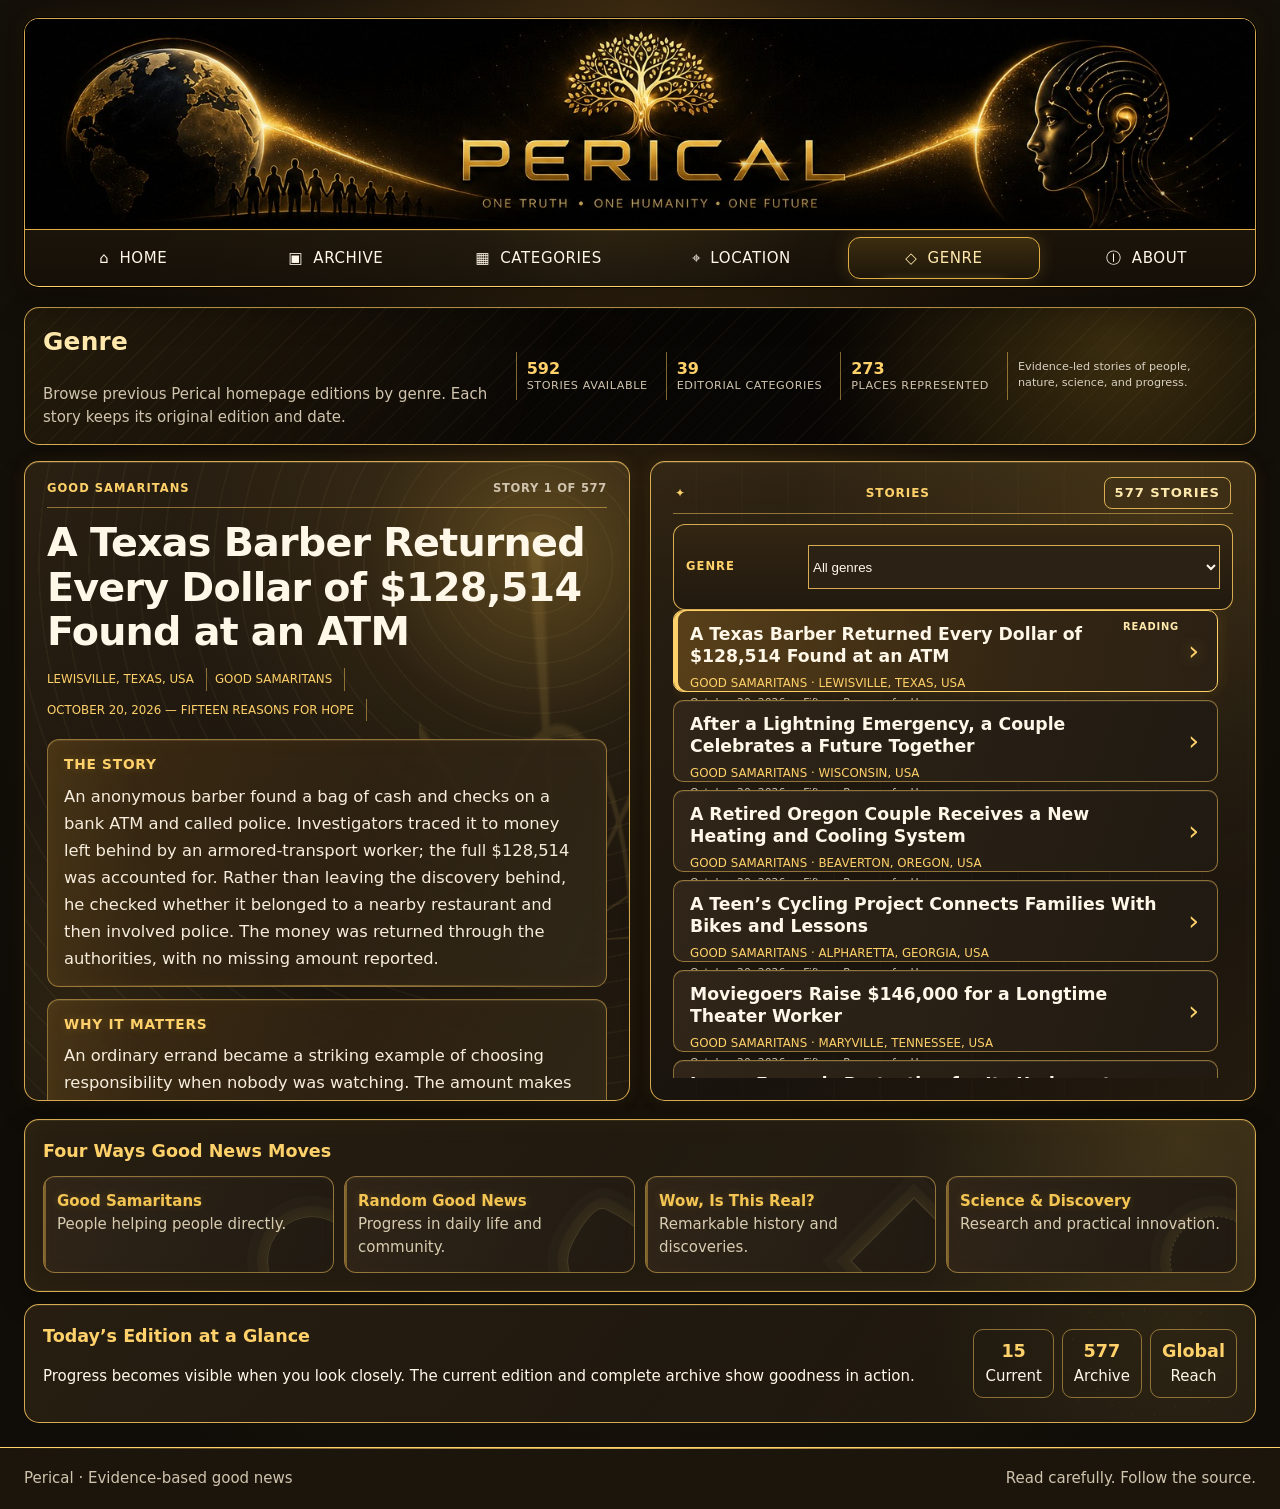
<file: genre.html>
<!doctype html><html lang="en"><head><meta charset="utf-8"><meta name="viewport" content="width=device-width,initial-scale=1,viewport-fit=cover"><meta name="theme-color" content="#080705"><title>Good News by Genre | Perical</title><meta name="description" content="Explore verified good-news stories by genre, including Young Achievers, Innovation, Good Samaritans, Human Interest, and Animals & Nature."><meta name="robots" content="index,follow,max-image-preview:large"><link rel="canonical" href="https://scar197124.github.io/perical/categories.html"><meta property="og:locale" content="en_US"><meta property="og:type" content="website"><meta property="og:site_name" content="Perical"><meta property="og:url" content="https://scar197124.github.io/perical/categories.html"><meta property="og:title" content="Browse Good News by Genre | Perical"><meta property="og:description" content="Explore verified good-news stories by genre, including Young Achievers, Innovation, Good Samaritans, Human Interest, and Animals & Nature."><meta property="og:image" content="https://scar197124.github.io/perical/assets/pericle-social-preview-ultrasafe.png"><meta property="og:image:secure_url" content="https://scar197124.github.io/perical/assets/pericle-social-preview-ultrasafe.png"><meta property="og:image:type" content="image/png"><meta property="og:image:width" content="1200"><meta property="og:image:height" content="630"><meta property="og:image:alt" content="Perical — verified stories of kindness, discovery, progress, and good happening around the world"><meta name="twitter:card" content="summary_large_image"><meta name="twitter:title" content="Browse Good News by Genre | Perical"><meta name="twitter:description" content="Explore verified good-news stories by genre, including Young Achievers, Innovation, Good Samaritans, Human Interest, and Animals & Nature."><meta name="twitter:image" content="https://scar197124.github.io/perical/assets/pericle-social-preview-ultrasafe.png"><meta name="twitter:image:alt" content="Perical social preview"><link rel="stylesheet" href="app.css?v=16.15.0"><link rel="stylesheet" href="mobile-polish.css?v=16.6.0"></head><body data-page="genre"><header class="site-header">
  <div class="identity-hero" role="img" aria-label="Perical — Tree of Life connecting Earth, humanity, and artificial intelligence">
    <span class="sr-only">PERICAL · One truth · One humanity · One future</span>
  </div>
  <nav class="nav" aria-label="Primary">
    <a href="index.html" data-nav="home">⌂ <span>Home</span></a>
    <a href="archive.html" data-nav="archive">▣ <span>Archive</span></a>
    <a href="categories.html" data-nav="categories">▦ <span>Categories</span></a>
    <a href="location.html" data-nav="location">⌖ <span>Location</span></a>
    <a href="genre.html" data-nav="genre">◇ <span>Genre</span></a>
    <a href="about.html" data-nav="about">ⓘ <span>About</span></a>
  </nav>
</header><main class="page"><section class="page-title"><h2>Genre</h2><p>Browse previous Perical homepage editions by genre. Each story keeps its original edition and date.</p></section><section class="workspace"><article class="panel reader-panel" aria-label="Story reader"><div class="panel-body reader" id="reader"><p class="empty">Loading story…</p></div></article><aside class="panel display-panel" aria-label="Story selection"><div class="panel-body"><div class="panel-status"><span>Stories</span><span class="count" id="count">0 stories</span></div><div class="toolbar" id="toolbar"></div><div class="story-list" id="storyList"></div></div></aside></section><section class="lower"><article class="section-card"><h3>Four Ways Good News Moves</h3><div class="ways"><a class="way" href="categories.html"><b>Good Samaritans</b><span>People helping people directly.</span></a><a class="way" href="categories.html"><b>Random Good News</b><span>Progress in daily life and community.</span></a><a class="way" href="categories.html"><b>Wow, Is This Real?</b><span>Remarkable history and discoveries.</span></a><a class="way" href="categories.html"><b>Science & Discovery</b><span>Research and practical innovation.</span></a></div></article><article class="section-card glance"><div><h3>Today’s Edition at a Glance</h3><p>Progress becomes visible when you look closely. The current edition and complete archive show goodness in action.</p></div><div class="stats"><div class="stat"><b data-stat="current">15</b>Current</div><div class="stat"><b data-stat="archive">562</b>Archive</div><div class="stat"><b>Global</b>Reach</div></div></article></section></main><footer class="footer"><span>Perical · Evidence-based good news</span><span>Read carefully. Follow the source.</span></footer><script src="stories-data.js?v=2026.10.30.1"></script><script src="app.js?v=2026.10.30.1"></script></body></html>
</file>
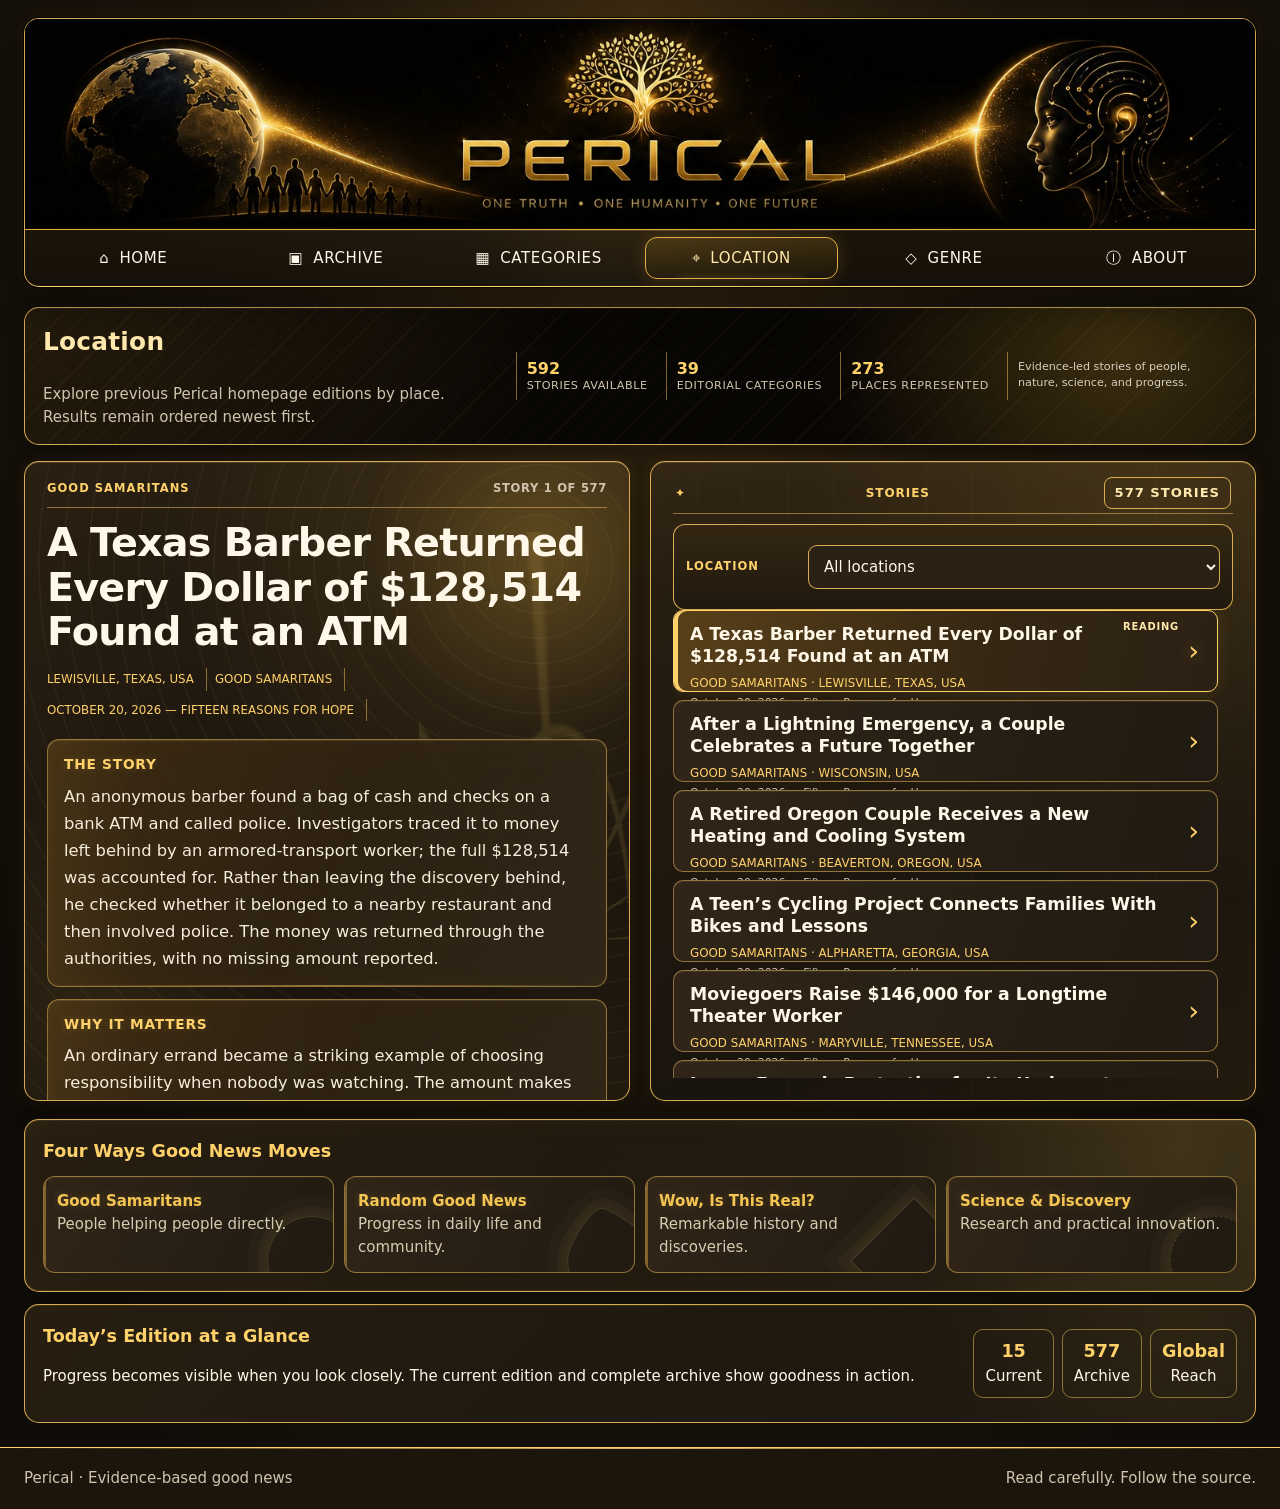
<file: location.html>
<!doctype html><html lang="en"><head><meta charset="utf-8"><meta name="viewport" content="width=device-width,initial-scale=1,viewport-fit=cover"><meta name="theme-color" content="#080705"><title>Good News by Location | Perical</title><meta name="description" content="Discover verified positive stories from communities and countries around the world."><meta name="robots" content="index,follow,max-image-preview:large"><link rel="canonical" href="https://scar197124.github.io/perical/location.html"><meta property="og:locale" content="en_US"><meta property="og:type" content="website"><meta property="og:site_name" content="Perical"><meta property="og:url" content="https://scar197124.github.io/perical/location.html"><meta property="og:title" content="Good News by Location | Perical"><meta property="og:description" content="Discover verified positive stories from communities and countries around the world."><meta property="og:image" content="https://scar197124.github.io/perical/assets/pericle-social-preview-ultrasafe.png"><meta property="og:image:secure_url" content="https://scar197124.github.io/perical/assets/pericle-social-preview-ultrasafe.png"><meta property="og:image:type" content="image/png"><meta property="og:image:width" content="1200"><meta property="og:image:height" content="630"><meta property="og:image:alt" content="Perical — verified stories of kindness, discovery, progress, and good happening around the world"><meta name="twitter:card" content="summary_large_image"><meta name="twitter:title" content="Good News by Location | Perical"><meta name="twitter:description" content="Discover verified positive stories from communities and countries around the world."><meta name="twitter:image" content="https://scar197124.github.io/perical/assets/pericle-social-preview-ultrasafe.png"><meta name="twitter:image:alt" content="Perical social preview"><link rel="stylesheet" href="app.css?v=16.15.0"><link rel="stylesheet" href="mobile-polish.css?v=16.6.0"></head><body data-page="location"><header class="site-header">
  <div class="identity-hero" role="img" aria-label="Perical — Tree of Life connecting Earth, humanity, and artificial intelligence">
    <span class="sr-only">PERICAL · One truth · One humanity · One future</span>
  </div>
  <nav class="nav" aria-label="Primary">
    <a href="index.html" data-nav="home">⌂ <span>Home</span></a>
    <a href="archive.html" data-nav="archive">▣ <span>Archive</span></a>
    <a href="categories.html" data-nav="categories">▦ <span>Categories</span></a>
    <a href="location.html" data-nav="location">⌖ <span>Location</span></a>
    <a href="genre.html" data-nav="genre">◇ <span>Genre</span></a>
    <a href="about.html" data-nav="about">ⓘ <span>About</span></a>
  </nav>
</header><main class="page"><section class="page-title"><h2>Location</h2><p>Explore previous Perical homepage editions by place. Results remain ordered newest first.</p></section><section class="workspace"><article class="panel reader-panel" aria-label="Story reader"><div class="panel-body reader" id="reader"><p class="empty">Loading story…</p></div></article><aside class="panel display-panel" aria-label="Story selection"><div class="panel-body"><div class="panel-status"><span>Stories</span><span class="count" id="count">0 stories</span></div><div class="toolbar" id="toolbar"></div><div class="story-list" id="storyList"></div></div></aside></section><section class="lower"><article class="section-card"><h3>Four Ways Good News Moves</h3><div class="ways"><a class="way" href="categories.html"><b>Good Samaritans</b><span>People helping people directly.</span></a><a class="way" href="categories.html"><b>Random Good News</b><span>Progress in daily life and community.</span></a><a class="way" href="categories.html"><b>Wow, Is This Real?</b><span>Remarkable history and discoveries.</span></a><a class="way" href="categories.html"><b>Science & Discovery</b><span>Research and practical innovation.</span></a></div></article><article class="section-card glance"><div><h3>Today’s Edition at a Glance</h3><p>Progress becomes visible when you look closely. The current edition and complete archive show goodness in action.</p></div><div class="stats"><div class="stat"><b data-stat="current">15</b>Current</div><div class="stat"><b data-stat="archive">562</b>Archive</div><div class="stat"><b>Global</b>Reach</div></div></article></section></main><footer class="footer"><span>Perical · Evidence-based good news</span><span>Read carefully. Follow the source.</span></footer><script src="stories-data.js?v=2026.10.30.1"></script><script src="app.js?v=2026.10.30.1"></script></body></html>
</file>
<file: app.css>
:root{
  --bg:#050403;--bg2:#0b0804;--panel:#0b0906;--panel2:#151006;
  --gold:#c89525;--gold-bright:#f0bd45;--gold-pale:#ffe08b;
  --text:#f6f2ea;--muted:#b9b0a0;--line:rgba(211,158,42,.74);
  --line-soft:rgba(211,158,42,.28);--glow:rgba(235,180,56,.13);
  --r:15px;--gap:12px;--pad:18px;
}
*{box-sizing:border-box}html{background:var(--bg);color-scheme:dark;overflow-x:hidden}body{margin:0;min-width:0;overflow-x:hidden;background:radial-gradient(circle at 50% -8%,#251706 0,#090603 30%,#050403 72%);color:var(--text);font:15px/1.55 Inter,ui-sans-serif,system-ui,-apple-system,BlinkMacSystemFont,"Segoe UI",sans-serif}button,a{font:inherit}button{color:inherit}a{color:var(--gold-bright)}.sr-only{position:absolute;width:1px;height:1px;padding:0;margin:-1px;overflow:hidden;clip:rect(0,0,0,0);white-space:nowrap;border:0}
.site-header{width:100%;margin:0;background:#050403;border-bottom:1px solid var(--gold);box-shadow:0 8px 32px rgba(0,0,0,.55);position:relative;z-index:10}.identity-hero{height:264px;background-image:linear-gradient(90deg,rgba(0,0,0,.02),rgba(0,0,0,0),rgba(0,0,0,.02)),url("assets/perical-identity-banner.jpg");background-position:center top;background-repeat:no-repeat;background-size:cover;border-bottom:1px solid var(--gold)}
.nav{min-height:68px;display:grid;grid-template-columns:repeat(6,minmax(100px,1fr));gap:14px;align-items:center;width:min(1420px,calc(100% - 48px));margin:auto;padding:10px 0;overflow-x:auto}.nav a{position:relative;display:flex;align-items:center;justify-content:center;gap:10px;min-height:48px;padding:9px 16px;text-decoration:none;text-transform:uppercase;letter-spacing:.04em;color:var(--text);border:1px solid transparent;border-radius:12px;white-space:nowrap}.nav a:hover,.nav a:focus-visible{border-color:var(--line);background:linear-gradient(180deg,rgba(223,165,42,.11),rgba(223,165,42,.03));outline:none}.nav a[aria-current=page]{color:var(--gold-pale);border-color:var(--gold);background:linear-gradient(180deg,rgba(228,171,48,.17),rgba(228,171,48,.04));box-shadow:0 0 18px var(--glow)}.nav a[aria-current=page]::after{content:"";position:absolute;left:18%;right:18%;bottom:-11px;height:2px;background:var(--gold-bright);box-shadow:0 0 10px var(--gold-bright)}
.page{width:min(1420px,calc(100% - 48px));margin:20px auto 24px}.page-title{display:none}.workspace{display:grid;grid-template-columns:minmax(0,1fr) minmax(0,1fr);gap:20px;align-items:stretch}.panel{min-width:0;height:clamp(610px,68vh,830px);display:flex;flex-direction:column;overflow:hidden;border:1px solid var(--line);border-radius:var(--r);background:linear-gradient(145deg,#0f0b06 0,#070503 56%,#110b03 100%);box-shadow:0 0 0 1px rgba(0,0,0,.8),0 16px 36px rgba(0,0,0,.38),inset 0 1px 0 rgba(255,219,130,.04)}.reader-panel{background:radial-gradient(circle at 80% 20%,rgba(205,143,25,.13),transparent 30%),linear-gradient(145deg,#100c07,#070503 62%,#100a03)}.panel-head{min-height:70px;padding:15px 22px;border-bottom:1px solid var(--line-soft);display:flex;align-items:center;justify-content:space-between;gap:12px;background:linear-gradient(180deg,rgba(215,159,39,.045),transparent)}.panel-head h3{margin:0;color:var(--gold-bright);font-size:1rem;text-transform:uppercase;letter-spacing:.065em}.panel-head h3::before{content:"✦";margin-right:10px}.display-panel .panel-head h3::before{content:"▣"}.panel-head p{display:none}.count{border:1px solid var(--line);border-radius:8px;padding:5px 10px;color:var(--text);white-space:nowrap;font-size:.82rem}.panel-body{padding:22px;overflow:auto;min-height:0;overscroll-behavior:contain;scrollbar-color:var(--gold) #171006;scrollbar-width:thin}.panel-body::-webkit-scrollbar,.story-list::-webkit-scrollbar{width:8px}.panel-body::-webkit-scrollbar-track,.story-list::-webkit-scrollbar-track{background:#171006;border-radius:10px}.panel-body::-webkit-scrollbar-thumb,.story-list::-webkit-scrollbar-thumb{background:linear-gradient(var(--gold-bright),#8b5e0a);border-radius:10px}
.story-kicker{color:var(--gold-bright);font-weight:800;text-transform:uppercase;letter-spacing:.09em;font-size:.72rem}.reader h2{font-size:clamp(1.8rem,3.1vw,2.65rem);line-height:1.12;margin:12px 0 15px;letter-spacing:-.02em}.meta{display:flex;flex-wrap:wrap;gap:8px;margin-bottom:18px}.chip{border:0;border-right:1px solid var(--line-soft);border-radius:0;padding:2px 12px 2px 0;color:var(--gold-bright);background:transparent;font-size:.74rem;text-transform:uppercase}.reader-section{border:1px solid var(--line-soft);border-radius:12px;padding:14px 16px;margin-top:12px;background:linear-gradient(100deg,rgba(206,145,25,.075),rgba(255,255,255,.008) 45%,rgba(0,0,0,.12))}.reader-section:first-of-type{border:0;border-top:1px solid var(--line-soft);border-radius:0;padding:18px 0 4px;background:none}.reader-section h4{margin:0 0 7px;color:var(--gold-bright);font-size:.86rem;text-transform:uppercase;letter-spacing:.055em}.reader-section p{margin:0;color:#e3ddd3}.source{margin-top:14px;padding:15px 16px;border:1px solid var(--line);border-radius:12px;background:linear-gradient(100deg,rgba(208,148,27,.09),rgba(255,255,255,.01));box-shadow:inset 0 0 22px rgba(197,136,20,.025)}.source a{display:block;font-weight:700;word-break:break-word;margin-top:5px}
.toolbar{display:flex;gap:8px;flex-wrap:wrap;margin-bottom:12px}.filter-btn{border:1px solid var(--line);border-radius:8px;background:#0b0804;padding:7px 11px;cursor:pointer}.filter-btn.active{background:linear-gradient(180deg,#d9a52f,#9b690f);color:#130c02;font-weight:850}.story-list{display:grid;gap:8px}.story-btn{position:relative;width:100%;min-height:82px;text-align:left;border:1px solid var(--line-soft);border-radius:10px;background:linear-gradient(90deg,#15120e,#0b0a08);padding:13px 46px 12px 16px;cursor:pointer;transition:.16s ease}.story-btn::after{content:"›";position:absolute;right:18px;top:50%;transform:translateY(-50%);color:var(--gold-bright);font-size:1.7rem}.story-btn:hover{border-color:var(--gold);transform:translateX(2px)}.story-btn strong{display:block;line-height:1.25;font-size:1.03rem}.story-btn span{display:block;color:var(--gold-bright);font-size:.74rem;margin-top:6px;text-transform:uppercase}.story-btn.active{border-color:var(--gold-bright);background:linear-gradient(90deg,rgba(198,132,19,.25),#120d05 55%,#0b0804);box-shadow:inset 4px 0 0 var(--gold-bright),0 0 16px rgba(225,166,47,.07)}
.lower{display:grid;gap:var(--gap);margin-top:18px}.section-card{border:1px solid var(--line);border-radius:var(--r);background:#080604;padding:var(--pad)}.section-card h3{margin:0 0 10px;color:var(--gold-bright)}.ways{display:grid;grid-template-columns:repeat(4,minmax(0,1fr));gap:10px}.way{border:1px solid var(--line-soft);border-radius:12px;padding:13px;background:#0d0a06;text-decoration:none;color:var(--text)}.way b{display:block;color:var(--gold-bright)}.glance{display:flex;justify-content:space-between;gap:18px;align-items:center}.stats{display:flex;gap:8px;flex-wrap:wrap}.stat{border:1px solid var(--line-soft);border-radius:10px;padding:8px 11px;text-align:center;min-width:74px}.stat b{display:block;color:var(--gold-bright);font-size:1.1rem}.footer{width:100%;margin:0;border-top:1px solid var(--gold);background:#030201;padding:19px max(24px,calc((100% - 1420px)/2));color:var(--muted);display:flex;justify-content:space-between;gap:12px;flex-wrap:wrap}.empty{color:var(--muted)}
@media(max-width:900px){.identity-hero{height:190px;background-size:auto 190px}.nav{width:calc(100% - 22px);grid-template-columns:repeat(6,max-content);justify-content:start;gap:4px}.nav a{min-height:42px;padding:7px 11px;font-size:.82rem}.page{width:calc(100% - 18px);margin-top:10px}.workspace{grid-template-columns:1fr;gap:10px}.panel{height:auto;min-height:0}.panel-body{overflow:visible}.reader-panel{order:1}.display-panel{order:2}.story-list{max-height:58vh;overflow:auto;overscroll-behavior:contain}.ways{grid-template-columns:1fr 1fr}.glance{align-items:flex-start;flex-direction:column}.lower{margin-top:10px}.footer{padding:14px 12px}}
@media(max-width:560px){.identity-hero{height:146px;background-size:auto 146px}.nav{min-height:54px;padding:6px 0}.nav a{padding:6px 9px}.nav a span{display:inline}.panel-head{padding:12px 14px}.panel-body{padding:14px}.reader h2{font-size:1.7rem}.ways{grid-template-columns:1fr}.story-btn{min-height:74px}.footer{font-size:.78rem}}
@media(max-width:390px){.identity-hero{height:122px;background-size:auto 122px}.nav a{font-size:.74rem;gap:5px;padding:5px 7px}.page{width:calc(100% - 12px)}}

/* v11.5 — full identity-banner breathing room
   Keep the complete Perical artwork visible and move all following UI down naturally. */
.identity-hero{
  height:340px;
  background-color:#030201;
  background-position:center center;
  background-size:min(1536px,100%) auto;
  border-bottom:1px solid var(--gold);
}
@media(max-width:900px){
  .identity-hero{
    height:250px;
    background-size:100% auto;
    background-position:center center;
  }
}
@media(max-width:560px){
  .identity-hero{
    height:190px;
    background-size:100% auto;
  }
}
@media(max-width:390px){
  .identity-hero{
    height:165px;
    background-size:100% auto;
  }
}

/* v11.6 — one-thumb selector wheel for Archive, Categories, and Location */
.wheel-shell{position:relative;margin-bottom:14px;padding:12px 12px 10px;border:1px solid var(--line);border-radius:12px;background:linear-gradient(180deg,rgba(210,151,31,.09),rgba(0,0,0,.18));overflow:hidden}
.wheel-top{display:flex;align-items:center;justify-content:space-between;gap:12px;margin-bottom:8px;color:var(--gold-bright);font-size:.76rem;text-transform:uppercase;letter-spacing:.08em}.wheel-top strong{max-width:68%;overflow:hidden;text-overflow:ellipsis;white-space:nowrap;color:var(--text);text-align:right}
.selector-wheel{position:relative;height:156px;overflow-y:auto;scroll-snap-type:y mandatory;overscroll-behavior:contain;scrollbar-width:none;padding:0 6px;touch-action:pan-y;-webkit-overflow-scrolling:touch}.selector-wheel::-webkit-scrollbar{display:none}
.wheel-option{display:flex;width:100%;height:52px;align-items:center;justify-content:center;scroll-snap-align:center;border:0;background:transparent;color:var(--muted);font-weight:700;letter-spacing:.015em;opacity:.48;transform:scale(.92);transition:opacity .15s ease,transform .15s ease,color .15s ease;text-align:center;cursor:pointer}.wheel-option.active{color:var(--gold-pale);opacity:1;transform:scale(1);text-shadow:0 0 14px rgba(240,189,69,.28)}
.wheel-spacer{height:52px;scroll-snap-align:none}.wheel-center{pointer-events:none;position:absolute;left:12px;right:12px;top:64px;height:52px;border-top:1px solid var(--gold);border-bottom:1px solid var(--gold);background:linear-gradient(90deg,transparent,rgba(211,158,42,.08),transparent);box-shadow:0 0 18px rgba(235,180,56,.08)}
.wheel-shell::before,.wheel-shell::after{content:"";pointer-events:none;position:absolute;left:0;right:0;height:48px;z-index:2}.wheel-shell::before{top:50px;background:linear-gradient(#0b0804,transparent)}.wheel-shell::after{bottom:28px;background:linear-gradient(transparent,#0b0804)}
.wheel-top,.wheel-hint{position:relative;z-index:3}.wheel-hint{margin:7px 0 0;color:var(--muted);font-size:.72rem;text-align:center}
@media(max-width:560px){.wheel-shell{position:sticky;top:0;z-index:4;margin:-2px -2px 12px}.selector-wheel{height:138px}.wheel-option{height:46px}.wheel-spacer{height:46px}.wheel-center{top:61px;height:46px}.wheel-hint{font-size:.68rem}}


/* v11.7 — thumb-wheel readability and selection polish */
.wheel-shell{
  padding:14px 14px 12px;
  box-shadow:inset 0 1px 0 rgba(255,224,139,.05),0 10px 24px rgba(0,0,0,.22);
}
.wheel-top{font-size:.82rem;margin-bottom:10px}
.wheel-top strong{font-size:.9rem;color:var(--gold-pale)}
.selector-wheel{height:180px;padding:0 8px;scroll-padding-block:60px}
.wheel-option{
  height:60px;
  min-height:60px;
  padding:0 10px;
  font-size:1rem;
  line-height:1.15;
  opacity:.38;
  transform:scale(.9);
}
.wheel-option.active{
  color:var(--gold-pale);
  font-size:1.22rem;
  font-weight:850;
  opacity:1;
  transform:scale(1.055);
  text-shadow:0 0 8px rgba(240,189,69,.42),0 0 20px rgba(240,189,69,.18);
}
.wheel-spacer{height:60px}
.wheel-center{
  top:72px;
  height:60px;
  border-top:1px solid var(--gold-bright);
  border-bottom:1px solid var(--gold-bright);
  background:linear-gradient(90deg,transparent,rgba(211,158,42,.12) 18%,rgba(255,224,139,.08) 50%,rgba(211,158,42,.12) 82%,transparent);
  box-shadow:0 0 22px rgba(235,180,56,.15),inset 0 0 18px rgba(235,180,56,.05);
}
.wheel-shell::before{top:54px;height:56px}
.wheel-shell::after{bottom:54px;height:56px}
.wheel-footer{position:relative;z-index:3;display:flex;align-items:center;justify-content:space-between;gap:10px;margin-top:8px}
.wheel-hint{margin:0;text-align:left;font-size:.74rem}
.wheel-results{margin:0;color:var(--gold-pale);font-size:.78rem;font-weight:800;white-space:nowrap}
.story-btn strong{font-size:1.08rem;display:-webkit-box;-webkit-line-clamp:2;-webkit-box-orient:vertical;overflow:hidden}
.story-btn.active{border-color:var(--gold-bright);box-shadow:inset 5px 0 0 var(--gold-bright),0 0 20px rgba(225,166,47,.12)}
.story-btn.active::before{content:"Reading";position:absolute;right:38px;top:8px;color:var(--gold-pale);font-size:.62rem;font-weight:850;letter-spacing:.08em;text-transform:uppercase}
@media(max-width:560px){
  .wheel-shell{top:0;padding:12px 12px 10px}
  .selector-wheel{height:168px;scroll-padding-block:56px}
  .wheel-option{height:56px;min-height:56px;font-size:1rem}
  .wheel-option.active{font-size:1.18rem}
  .wheel-spacer{height:56px}
  .wheel-center{top:68px;height:56px}
  .wheel-shell::before{top:51px;height:52px}
  .wheel-shell::after{bottom:50px;height:52px}
  .wheel-footer{align-items:flex-end}
  .wheel-hint{font-size:.69rem;max-width:68%}
  .wheel-results{font-size:.76rem}
  .story-btn{min-height:80px;padding-right:54px}
}


/* v11.8 — stable wheel geometry and label-free panel tops */
.reader-panel > .panel-body,
.display-panel > .panel-body{padding-top:18px}
.panel-status{
  min-height:34px;
  display:flex;
  align-items:center;
  justify-content:space-between;
  gap:12px;
  margin:0 0 12px;
  padding:0 2px 10px;
  border-bottom:1px solid var(--line-soft);
  color:var(--gold-bright);
  font-size:.75rem;
  font-weight:800;
  letter-spacing:.08em;
  text-transform:uppercase;
}
.panel-status .count{color:var(--gold-pale);white-space:nowrap}
.toolbar.wheel-shell{
  position:relative;
  top:auto;
  width:100%;
  height:286px;
  min-height:286px;
  max-height:286px;
  margin:0 0 14px;
  contain:layout paint;
  overflow:hidden;
}
.wheel-top{height:26px;min-height:26px;max-height:26px}
.wheel-footer{height:30px;min-height:30px;max-height:30px}
.selector-wheel{scrollbar-gutter:stable both-edges}
.story-list{scrollbar-gutter:stable}
@media(max-width:560px){
  .reader-panel > .panel-body,.display-panel > .panel-body{padding-top:14px}
  .panel-status{min-height:30px;margin-bottom:10px;padding-bottom:8px}
  .toolbar.wheel-shell{
    position:relative !important;
    top:auto !important;
    z-index:auto;
    height:266px;
    min-height:266px;
    max-height:266px;
    margin:0 0 12px;
  }
  .wheel-top{height:24px;min-height:24px;max-height:24px}
  .wheel-footer{height:28px;min-height:28px;max-height:28px}
}

/* v11.9 — contained header/hero shell aligned to the workspace */
.site-header{
  width:min(1420px,calc(100% - 48px));
  margin:18px auto 0;
  border:1px solid var(--line);
  border-radius:var(--r);
  overflow:hidden;
  box-shadow:0 0 0 1px rgba(0,0,0,.82),0 16px 38px rgba(0,0,0,.42),0 0 22px rgba(211,151,34,.08);
}
.site-header .identity-hero,
.site-header .nav{
  width:100%;
  max-width:none;
}
.site-header .nav{
  box-sizing:border-box;
  margin:0;
  padding:10px 14px;
}
@media(max-width:900px){
  .site-header{width:calc(100% - 18px);margin-top:9px}
  .site-header .nav{padding:6px 8px}
}
@media(max-width:390px){
  .site-header{width:calc(100% - 12px);margin-top:6px}
}


/* v12.0 — editorial depth and compact desktop selector */
.page-title{
  display:grid;
  grid-template-columns:minmax(0,1fr) auto;
  align-items:center;
  gap:18px;
  margin:0 0 16px;
  padding:15px 18px;
  border:1px solid var(--line);
  border-radius:var(--r);
  background:
    radial-gradient(circle at 88% 25%,rgba(222,165,42,.12),transparent 28%),
    linear-gradient(110deg,rgba(208,148,27,.08),rgba(8,6,4,.96) 42%,rgba(5,4,3,.98));
  box-shadow:inset 0 1px 0 rgba(255,224,139,.04),0 10px 28px rgba(0,0,0,.25);
}
.page-title h2{margin:0;color:var(--gold-pale);font-size:clamp(1.15rem,2vw,1.55rem);letter-spacing:.01em}
.page-title>p{margin:3px 0 0;color:var(--muted);max-width:720px}
.edition-metrics{grid-column:2;grid-row:1 / span 2;display:flex;align-items:stretch;gap:8px;flex-wrap:wrap;justify-content:flex-end}
.edition-metrics span{min-width:112px;padding:7px 10px;border-left:1px solid var(--line-soft);color:var(--muted);font-size:.7rem;line-height:1.25;text-transform:uppercase;letter-spacing:.05em}
.edition-metrics b{display:block;color:var(--gold-bright);font-size:1rem;letter-spacing:0;text-transform:none}
.edition-metrics .editorial-note{max-width:230px;text-transform:none;letter-spacing:0;line-height:1.4;color:#d8d0c2}
.reader-topline{display:flex;align-items:center;justify-content:space-between;gap:12px;padding-bottom:9px;border-bottom:1px solid var(--line-soft)}
.story-position{color:var(--muted);font-size:.72rem;font-weight:750;text-transform:uppercase;letter-spacing:.06em;white-space:nowrap}
.reader h2{max-width:22ch}
.reader-section{position:relative;overflow:hidden}
.reader-section::after{content:"";position:absolute;inset:auto 0 0;height:1px;background:linear-gradient(90deg,transparent,var(--line-soft),transparent)}
.story-btn small{display:block;margin-top:3px;color:var(--muted);font-size:.68rem;white-space:nowrap;overflow:hidden;text-overflow:ellipsis}
.story-btn.active small{color:#d8c89f}
.display-panel{background:radial-gradient(circle at 14% 8%,rgba(211,158,42,.08),transparent 30%),linear-gradient(145deg,#0f0b06,#070503 62%,#100a03)}
.panel-status::before{content:"✦";color:var(--gold-bright);margin-right:6px}
.way{position:relative;overflow:hidden;transition:border-color .15s ease,transform .15s ease,background .15s ease}
.way::after{content:"";position:absolute;left:0;top:0;bottom:0;width:2px;background:var(--gold);opacity:.45}
.way:hover{border-color:var(--gold);transform:translateY(-1px);background:#120d06}
.section-card{box-shadow:inset 0 1px 0 rgba(255,224,139,.035),0 10px 26px rgba(0,0,0,.2)}

/* Desktop wheel: compact three-position selector instead of a large square. */
@media(min-width:901px){
  .toolbar.wheel-shell{height:194px;min-height:194px;max-height:194px;padding:10px 12px 8px;margin-bottom:10px}
  .wheel-top{height:22px;min-height:22px;max-height:22px;margin-bottom:5px;font-size:.74rem}
  .wheel-top strong{font-size:.82rem}
  .selector-wheel{height:108px;scroll-padding-block:36px;padding:0 6px}
  .wheel-option{height:36px;min-height:36px;font-size:.88rem;padding:0 8px}
  .wheel-option.active{font-size:1.04rem;transform:scale(1.025)}
  .wheel-spacer{height:36px}
  .wheel-center{top:52px;height:36px;left:12px;right:12px}
  .wheel-shell::before{top:38px;height:34px}
  .wheel-shell::after{bottom:34px;height:34px}
  .wheel-footer{height:24px;min-height:24px;max-height:24px;margin-top:3px}
  .wheel-hint{font-size:.66rem}
  .wheel-results{font-size:.7rem}
}
@media(max-width:900px){
  .page-title{grid-template-columns:1fr;padding:13px 14px;margin-bottom:10px}
  .edition-metrics{grid-column:1;grid-row:auto;justify-content:flex-start;overflow-x:auto;flex-wrap:nowrap;padding-bottom:2px}
  .edition-metrics span{min-width:112px}
  .edition-metrics .editorial-note{min-width:210px}
}
@media(max-width:560px){
  .page-title>p{font-size:.86rem}
  .edition-metrics span{font-size:.64rem;min-width:104px;padding:6px 9px}
  .reader-topline{align-items:flex-start}
  .story-position{font-size:.64rem}
}

/* v12.1 — subtle editorial atmosphere; all effects remain beneath readable content */
:root{
  --fx-gold:rgba(240,189,69,.11);
  --fx-gold-soft:rgba(240,189,69,.055);
  --fx-line:rgba(255,224,139,.08);
}

/* Shared quiet texture. */
body::before{
  content:"";
  position:fixed;
  inset:0;
  z-index:-1;
  pointer-events:none;
  background-image:
    linear-gradient(rgba(255,255,255,.012) 1px,transparent 1px),
    linear-gradient(90deg,rgba(255,255,255,.01) 1px,transparent 1px);
  background-size:34px 34px;
  mask-image:linear-gradient(to bottom,rgba(0,0,0,.45),transparent 78%);
}

.site-header::before{
  content:"";
  position:absolute;
  inset:0;
  pointer-events:none;
  background:
    radial-gradient(circle at 50% 38%,rgba(241,187,62,.10),transparent 32%),
    linear-gradient(110deg,transparent 15%,rgba(255,224,139,.035) 49%,transparent 68%);
  z-index:1;
}
.site-header>*{position:relative;z-index:2}
.identity-hero{position:relative}
.identity-hero::after{
  content:"";
  position:absolute;
  inset:0;
  pointer-events:none;
  background:linear-gradient(180deg,rgba(0,0,0,.02),transparent 55%,rgba(0,0,0,.30));
}

.nav{position:relative;background:linear-gradient(180deg,rgba(215,159,39,.025),rgba(0,0,0,.10))}
.nav::before{
  content:"";
  position:absolute;
  left:14px;right:14px;top:0;height:1px;
  background:linear-gradient(90deg,transparent,var(--fx-line),transparent);
  pointer-events:none;
}
.nav a[aria-current=page]{overflow:hidden}
.nav a[aria-current=page]::before{
  content:"";
  position:absolute;
  inset:-60% auto -60% -35%;
  width:34%;
  transform:skewX(-18deg);
  background:linear-gradient(90deg,transparent,rgba(255,232,170,.12),transparent);
  pointer-events:none;
}

.page-title{position:relative;overflow:hidden;isolation:isolate}
.page-title::before{
  content:"";
  position:absolute;
  inset:0;
  z-index:-1;
  pointer-events:none;
  background:
    repeating-linear-gradient(135deg,transparent 0 15px,rgba(255,224,139,.022) 15px 16px),
    radial-gradient(circle at 90% 35%,rgba(238,183,58,.08),transparent 24%);
}

.panel{position:relative;isolation:isolate}
.panel::before{
  content:"";
  position:absolute;
  inset:0;
  z-index:-1;
  pointer-events:none;
  opacity:.75;
}
.reader-panel::before{
  background:
    radial-gradient(circle at 86% 14%,rgba(240,189,69,.10),transparent 22%),
    radial-gradient(circle at 12% 88%,rgba(240,189,69,.045),transparent 26%),
    repeating-radial-gradient(circle at 85% 16%,transparent 0 24px,rgba(255,224,139,.022) 25px 26px);
}
.reader-panel::after{
  content:"";
  position:absolute;
  right:-70px;
  top:70px;
  width:280px;
  height:410px;
  z-index:-1;
  pointer-events:none;
  opacity:.055;
  background:
    radial-gradient(ellipse at 50% 100%,transparent 0 35%,var(--gold-bright) 36% 37%,transparent 38%),
    repeating-conic-gradient(from 12deg at 50% 100%,transparent 0 13deg,var(--gold-bright) 14deg 15deg,transparent 16deg 30deg);
  filter:blur(.2px);
}
.display-panel::before{
  background:
    linear-gradient(180deg,rgba(239,185,63,.035),transparent 18%),
    repeating-linear-gradient(90deg,transparent 0 44px,rgba(255,224,139,.014) 45px 46px);
}
.story-btn.active::after{filter:drop-shadow(0 0 7px rgba(240,189,69,.52))}
.story-btn.active{background:
  radial-gradient(circle at 12% 50%,rgba(240,189,69,.13),transparent 28%),
  linear-gradient(90deg,rgba(198,132,19,.25),#120d05 55%,#0b0804)}

.reader-section,.source{backdrop-filter:blur(1px)}
.reader-section::before{
  content:"";
  position:absolute;
  inset:0;
  pointer-events:none;
  background:linear-gradient(115deg,transparent 58%,rgba(255,224,139,.028));
}
.reader-section>*{position:relative}
.source{position:relative;overflow:hidden}
.source::after{
  content:"";
  position:absolute;
  width:90px;height:90px;right:-34px;bottom:-40px;
  border:1px solid rgba(255,224,139,.075);
  border-radius:50%;
  box-shadow:0 0 0 12px rgba(255,224,139,.018),0 0 0 24px rgba(255,224,139,.010);
  pointer-events:none;
}

.section-card{position:relative;overflow:hidden;isolation:isolate}
.section-card::before{
  content:"";
  position:absolute;
  inset:0;
  z-index:-1;
  pointer-events:none;
  background:
    radial-gradient(circle at 94% 15%,rgba(240,189,69,.07),transparent 22%),
    linear-gradient(125deg,transparent 48%,rgba(255,224,139,.018));
}
.way{isolation:isolate}
.way::before{
  content:"";
  position:absolute;
  width:78px;height:78px;right:-24px;bottom:-34px;
  z-index:-1;
  border:1px solid rgba(255,224,139,.055);
  border-radius:50%;
  box-shadow:0 0 0 10px rgba(255,224,139,.012),0 0 0 20px rgba(255,224,139,.008);
}
.way:nth-child(2)::before{border-radius:18% 82% 45% 55%/55% 42% 58% 45%;transform:rotate(24deg)}
.way:nth-child(3)::before{border-radius:0;transform:rotate(45deg)}
.way:nth-child(4)::before{border-style:dashed}
.glance::after{
  content:"";
  position:absolute;
  right:26px;
  top:50%;
  width:170px;
  height:170px;
  transform:translateY(-50%);
  border-radius:50%;
  pointer-events:none;
  opacity:.11;
  background:repeating-conic-gradient(from 0deg,rgba(240,189,69,.32) 0 1deg,transparent 1deg 24deg);
  mask-image:radial-gradient(circle,transparent 0 42%,#000 43% 45%,transparent 46% 61%,#000 62% 63%,transparent 64%);
}
.glance>*{position:relative;z-index:1}

.footer{position:relative;overflow:hidden;background:
  linear-gradient(90deg,rgba(240,189,69,.025),transparent 28%,transparent 72%,rgba(240,189,69,.018)),#030201}
.footer::before{
  content:"";
  position:absolute;
  left:0;right:0;top:0;height:1px;
  background:linear-gradient(90deg,transparent,var(--gold-bright),transparent);
  opacity:.65;
}

@media(prefers-reduced-transparency:reduce){
  .reader-section,.source{backdrop-filter:none}
}
@media(max-width:560px){
  .reader-panel::after{width:190px;height:290px;right:-80px;top:110px;opacity:.04}
  .glance::after{width:120px;height:120px;right:-20px;opacity:.07}
  body::before{background-size:28px 28px;opacity:.7}
}

/* v12.2 — illumination pass: brighter, text-safe gold depth */
:root{
  --fx-gold:rgba(240,189,69,.20);
  --fx-gold-soft:rgba(240,189,69,.10);
  --fx-line:rgba(255,224,139,.18);
}

/* Reader: bring the inner architecture forward without competing with copy. */
.reader-panel{
  box-shadow:
    inset 0 0 0 1px rgba(255,224,139,.14),
    inset 0 0 34px rgba(240,189,69,.045),
    0 16px 38px rgba(0,0,0,.28);
}
.reader-panel::before{
  opacity:1;
  background:
    radial-gradient(circle at 86% 14%,rgba(240,189,69,.18),transparent 24%),
    radial-gradient(circle at 12% 88%,rgba(240,189,69,.085),transparent 29%),
    repeating-radial-gradient(circle at 85% 16%,transparent 0 23px,rgba(255,224,139,.045) 24px 25px);
}
.reader-panel::after{opacity:.11;filter:drop-shadow(0 0 8px rgba(240,189,69,.18))}
.reader-section{
  border-color:rgba(255,224,139,.28);
  background:linear-gradient(115deg,rgba(31,20,6,.74),rgba(12,9,5,.84));
  box-shadow:
    inset 0 1px rgba(255,236,185,.07),
    inset 0 0 18px rgba(240,189,69,.035);
}
.reader-section::before{
  background:
    linear-gradient(115deg,transparent 50%,rgba(255,224,139,.065)),
    linear-gradient(90deg,rgba(240,189,69,.055),transparent 16%);
}
.reader-section h4,.reader-section .section-label{color:#f5c85b;text-shadow:0 0 10px rgba(240,189,69,.22)}
.source{
  border-color:rgba(255,224,139,.38);
  box-shadow:inset 0 0 22px rgba(240,189,69,.05),0 0 16px rgba(240,189,69,.035);
}
.source::after{border-color:rgba(255,224,139,.16);box-shadow:0 0 0 12px rgba(255,224,139,.035),0 0 0 24px rgba(255,224,139,.018)}

/* Four Ways: turn the decorative motifs and card edges up one level. */
.section-card:first-child{
  border-color:rgba(240,189,69,.58);
  box-shadow:
    inset 0 0 0 1px rgba(255,224,139,.08),
    inset 0 0 34px rgba(240,189,69,.045),
    0 12px 28px rgba(0,0,0,.24);
}
.section-card:first-child::before{
  background:
    radial-gradient(circle at 94% 15%,rgba(240,189,69,.14),transparent 25%),
    linear-gradient(125deg,transparent 42%,rgba(255,224,139,.045));
}
.way{
  border-color:rgba(240,189,69,.42);
  background:
    radial-gradient(circle at 88% 20%,rgba(240,189,69,.10),transparent 30%),
    linear-gradient(145deg,rgba(25,17,7,.92),rgba(9,7,4,.96));
  box-shadow:inset 0 1px rgba(255,236,185,.055),inset 0 0 18px rgba(240,189,69,.025);
}
.way:hover,.way:focus-visible{
  border-color:rgba(255,224,139,.78);
  box-shadow:inset 0 0 24px rgba(240,189,69,.075),0 0 16px rgba(240,189,69,.10);
}
.way::before{
  width:88px;height:88px;
  border-color:rgba(255,224,139,.16);
  box-shadow:0 0 0 10px rgba(255,224,139,.03),0 0 0 20px rgba(255,224,139,.018),0 0 18px rgba(240,189,69,.08);
}
.way b{color:#f4c553;text-shadow:0 0 10px rgba(240,189,69,.20)}
.way span{color:rgba(248,236,205,.84)}

/* Slightly brighter shared accents so the lighting reads as intentional. */
.page-title::before{background:repeating-linear-gradient(135deg,transparent 0 15px,rgba(255,224,139,.038) 15px 16px),radial-gradient(circle at 90% 35%,rgba(238,183,58,.13),transparent 26%)}
.display-panel::before{background:linear-gradient(180deg,rgba(239,185,63,.065),transparent 21%),repeating-linear-gradient(90deg,transparent 0 44px,rgba(255,224,139,.024) 45px 46px)}
.glance::after{opacity:.16}
.footer::before{opacity:.86}

@media(max-width:560px){
  .reader-panel::after{opacity:.075}
  .way::before{width:72px;height:72px;right:-22px;bottom:-30px}
  .glance::after{opacity:.11}
}


/* v12.5 — stronger reading base and paired takeaways */
.story-brief{display:flex;flex-direction:column;min-height:176px;padding:18px 18px 16px}
.story-brief .story-copy{min-height:0;max-height:220px;overflow:auto;padding-right:8px;overscroll-behavior:contain;scrollbar-width:thin;scrollbar-color:var(--gold) #171006}
.story-brief .story-copy::-webkit-scrollbar{width:7px}
.story-brief .story-copy::-webkit-scrollbar-track{background:#171006;border-radius:10px}
.story-brief .story-copy::-webkit-scrollbar-thumb{background:linear-gradient(var(--gold-bright),#8b5e0a);border-radius:10px}
.story-brief p{font-size:1.02rem;line-height:1.72;color:#eee6d9}
.reader-takeaways{display:grid;grid-template-columns:minmax(0,1fr) minmax(0,1fr);gap:12px;margin-top:12px}
.reader-takeaways .reader-section{margin-top:0;min-height:150px}
.takeaway-card p{line-height:1.58}
@media(max-width:900px){
  .story-brief{min-height:0}
  .story-brief .story-copy{max-height:none;overflow:visible;padding-right:0}
}
@media(max-width:640px){
  .reader-takeaways{grid-template-columns:1fr;gap:10px}
  .reader-takeaways .reader-section{min-height:0}
}

/* v12.7 — compact identity header without cropping the full banner */
.identity-hero{
  height:auto;
  aspect-ratio:1536 / 264;
  background-size:100% auto;
  background-position:center center;
}
.site-header .nav{
  min-height:56px;
  padding:5px 12px;
  gap:10px;
}
.site-header .nav a{
  min-height:42px;
  padding:7px 14px;
}
.site-header .nav a[aria-current=page]::after{
  bottom:-6px;
}
@media(max-width:900px){
  .identity-hero{
    height:auto;
    aspect-ratio:1536 / 264;
    background-size:100% auto;
  }
  .site-header .nav{
    min-height:50px;
    padding:4px 7px;
    gap:4px;
  }
  .site-header .nav a{
    min-height:40px;
    padding:6px 10px;
  }
}
@media(max-width:560px){
  .identity-hero{
    height:auto;
    aspect-ratio:1536 / 264;
  }
  .site-header .nav{
    min-height:48px;
    padding:3px 6px;
  }
  .site-header .nav a{
    min-height:38px;
    padding:5px 9px;
  }
}
@media(max-width:390px){
  .identity-hero{
    height:auto;
    aspect-ratio:1536 / 264;
  }
}

/* v12.8 — responsive wheel tuning: fast highlight, single settled filter update */
.selector-wheel{
  contain:layout paint;
  scroll-snap-type:y mandatory;
  scroll-behavior:auto;
  cursor:grab;
  outline:none;
}
.selector-wheel:active{cursor:grabbing}
.selector-wheel:focus-visible{box-shadow:inset 0 0 0 1px rgba(240,189,69,.48),0 0 18px rgba(240,189,69,.12);border-radius:9px}
.wheel-option{
  scroll-snap-stop:always;
  transition:opacity .10s ease,transform .10s ease,color .10s ease,text-shadow .10s ease;
  user-select:none;
  -webkit-user-select:none;
}
.wheel-option.active{text-shadow:0 0 18px rgba(240,189,69,.42)}
.wheel-center{box-shadow:0 0 22px rgba(235,180,56,.13),inset 0 0 12px rgba(235,180,56,.055)}
@media(min-width:901px){
  .toolbar.wheel-shell{height:184px;min-height:184px;max-height:184px}
  .selector-wheel{height:102px;scroll-padding-block:34px}
  .wheel-option{height:34px;min-height:34px}
  .wheel-spacer{height:34px}
  .wheel-center{top:50px;height:34px}
}
@media(max-width:900px){
  .selector-wheel{touch-action:pan-y;overscroll-behavior-y:contain;-webkit-overflow-scrolling:touch}
}


/* v13.0 — stable one-thumb mobile selector and reading dock */
.mobile-selector-dock{display:none}
@media(max-width:560px){
  .toolbar.wheel-shell{position:sticky;top:6px;z-index:18;contain:layout paint;transform:translateZ(0);box-shadow:0 8px 24px rgba(0,0,0,.72),0 0 0 1px rgba(238,185,61,.1);}
  .selector-wheel{overscroll-behavior:contain;touch-action:pan-y;-webkit-overflow-scrolling:touch;scroll-snap-type:y mandatory;}
  .wheel-option{scroll-snap-align:center;scroll-snap-stop:always;}
  .mobile-selector-dock{position:fixed;display:grid;grid-template-columns:44px minmax(0,1fr) 44px;gap:6px;left:max(9px,env(safe-area-inset-left));right:max(9px,env(safe-area-inset-right));top:max(7px,env(safe-area-inset-top));z-index:70;padding:6px;border:1px solid rgba(224,171,52,.7);border-radius:14px;background:rgba(9,7,4,.94);box-shadow:0 10px 30px rgba(0,0,0,.74),inset 0 0 18px rgba(222,166,47,.06);backdrop-filter:blur(12px);opacity:0;pointer-events:none;transform:translateY(-14px);transition:opacity .18s ease,transform .18s ease;}
  body.mobile-reading .mobile-selector-dock{opacity:1;pointer-events:auto;transform:none;}
  .mobile-selector-dock button{min-width:0;min-height:40px;border:1px solid rgba(224,171,52,.35);border-radius:10px;background:linear-gradient(180deg,rgba(211,153,34,.14),rgba(0,0,0,.16));color:#f4d27c;font:inherit;font-weight:800;}
  .mobile-selector-dock .dock-label{overflow:hidden;text-overflow:ellipsis;white-space:nowrap;padding:0 10px;font-size:.76rem;letter-spacing:.025em;}
  .reader-panel{scroll-margin-top:68px}.toolbar.wheel-shell,.story-list{scroll-margin-top:68px}
}
@media(prefers-reduced-motion:reduce){.mobile-selector-dock{transition:none}}


/* v13.2 — archive separation and Home-only publishing cycle */
.archive-filter-grid{display:grid;grid-template-columns:repeat(3,minmax(0,1fr));gap:10px;margin-bottom:14px;padding:12px;border:1px solid var(--line);border-radius:12px;background:linear-gradient(180deg,rgba(210,151,31,.09),rgba(0,0,0,.18))}
.archive-filter-grid label{display:grid;gap:6px}.archive-filter-grid label span{color:var(--gold-bright);font-size:.7rem;font-weight:850;letter-spacing:.08em;text-transform:uppercase}
.archive-filter-grid select{width:100%;min-height:42px;border:1px solid var(--line);border-radius:9px;background:#0b0804;color:#f2eadc;padding:8px 10px;font:inherit}
.clear-filters{grid-column:1/-1;min-height:38px;border:1px solid var(--line);border-radius:9px;background:linear-gradient(180deg,rgba(210,151,31,.14),rgba(0,0,0,.2));color:var(--gold-bright);font-weight:800;cursor:pointer}
.empty-state{display:grid;gap:8px;padding:22px 18px;border:1px dashed var(--line);border-radius:12px;background:rgba(210,151,31,.045);text-align:center}.empty-state strong{color:var(--gold-bright);font-size:1rem}.empty-state span{color:var(--muted);line-height:1.55}
@media(max-width:760px){.archive-filter-grid{grid-template-columns:1fr}.clear-filters{grid-column:auto}}


/* v13.5 — distinct browsing controls: editions, category cards, location select */
.edition-selector,.category-selector,.location-browser{margin-bottom:14px;padding:12px;border:1px solid var(--line);border-radius:12px;background:linear-gradient(180deg,rgba(210,151,31,.09),rgba(0,0,0,.18))}
.edition-selector label,.location-select-label{display:grid;gap:7px}
.edition-selector label>span,.category-selector label>span,.location-select-label>span,.browse-heading>span{color:var(--gold-bright);font-size:.72rem;font-weight:900;letter-spacing:.09em;text-transform:uppercase}
.edition-selector select,.location-browser select{width:100%;min-height:44px;border:1px solid var(--line);border-radius:9px;background:#0b0804;color:#f2eadc;padding:9px 11px;font:inherit;cursor:pointer}
.browse-heading{display:flex;align-items:baseline;justify-content:space-between;gap:10px;margin-bottom:10px}.browse-heading small{color:var(--muted);font-size:.72rem}
.category-grid{display:grid;grid-template-columns:repeat(2,minmax(0,1fr));gap:8px}
.category-choice{min-height:64px;text-align:left;border:1px solid var(--line-soft);border-radius:10px;background:linear-gradient(180deg,#15120e,#0b0a08);color:#f2eadc;padding:10px 12px;cursor:pointer;transition:.16s ease}
.category-choice strong,.category-choice span{display:block}.category-choice strong{font-size:.86rem;line-height:1.2}.category-choice span{margin-top:5px;color:var(--muted);font-size:.69rem}.category-choice:hover{border-color:var(--gold);transform:translateY(-1px)}.category-choice.active{border-color:var(--gold-bright);background:linear-gradient(180deg,rgba(198,132,19,.28),#100c06);box-shadow:inset 3px 0 0 var(--gold-bright)}
@media(max-width:560px){.category-grid{grid-template-columns:1fr}.edition-selector,.category-selector,.location-browser{position:sticky;top:6px;z-index:18;box-shadow:0 8px 24px rgba(0,0,0,.72)}}

/* v13.7 — unified browse shell and cross-page geometry */
:root{--browse-shell-height:86px}
.panel{height:clamp(640px,70vh,840px)}
.display-panel>.panel-body{display:flex;flex-direction:column}
.panel-status{flex:0 0 34px;min-height:34px;margin-bottom:10px;padding-bottom:8px}
.toolbar{flex:0 0 var(--browse-shell-height);min-height:var(--browse-shell-height);margin-bottom:12px}
.toolbar:empty{display:block;border:1px solid transparent}
.edition-selector,.category-selector,.location-browser{box-sizing:border-box;width:100%;height:var(--browse-shell-height);min-height:var(--browse-shell-height);margin:0;padding:11px 12px;display:flex;align-items:center;border:1px solid var(--line);border-radius:12px;background:linear-gradient(180deg,rgba(210,151,31,.09),rgba(0,0,0,.18))}
.edition-selector label,.category-selector label,.location-select-label{width:100%;display:grid;grid-template-columns:110px minmax(0,1fr);align-items:center;gap:12px}
.edition-selector select,.category-selector select,.location-browser select{width:100%;height:44px;min-height:44px}
.location-browser .browse-heading{display:none}
.story-list{flex:1;min-height:0;overflow:auto}
@media(max-width:900px){.panel{height:auto}.toolbar{min-height:var(--browse-shell-height)}.story-list{flex:none}}
@media(max-width:560px){:root{--browse-shell-height:78px}.edition-selector,.category-selector,.location-browser{height:var(--browse-shell-height);min-height:var(--browse-shell-height);padding:9px 10px}.edition-selector label,.category-selector label,.location-select-label{grid-template-columns:88px minmax(0,1fr);gap:8px}.toolbar{position:sticky;top:6px;z-index:18}.edition-selector,.category-selector,.location-browser{position:static;box-shadow:0 8px 24px rgba(0,0,0,.72)}}

/* August 8, 2026 editorial update */
.archive-browser{box-sizing:border-box;width:100%;margin:0 0 12px;padding:11px 12px;border:1px solid var(--line);border-radius:12px;background:linear-gradient(180deg,rgba(210,151,31,.09),rgba(0,0,0,.18))}
.archive-filter-grid{display:grid;grid-template-columns:1.2fr 1fr 1fr;gap:10px}
.archive-filter-grid label{display:grid;gap:6px;min-width:0}
.archive-filter-grid label>span{color:var(--gold-bright);font-size:.68rem;font-weight:900;letter-spacing:.09em;text-transform:uppercase}
.archive-filter-grid select{width:100%;min-width:0;height:42px;border:1px solid var(--line);border-radius:9px;background:#0b0804;color:#f2eadc;padding:8px 10px;font:inherit;cursor:pointer}
@media(max-width:900px){.archive-filter-grid{grid-template-columns:1fr}.archive-browser{position:sticky;top:6px;z-index:18;box-shadow:0 8px 24px rgba(0,0,0,.72)}}
@media(max-width:560px){.archive-browser{padding:9px 10px}}

/* v14.7.1 — Home mobile: never show the floating edition/story dock over the header */
@media(max-width:560px){body[data-page="home"] .mobile-selector-dock{display:none!important}}


/* v14.8.0 — Mobile story touch reliability
   Use the page as the only vertical scroller on phones, enlarge story tap targets,
   and provide immediate touch feedback without changing desktop behavior. */
@media(max-width:560px){
  .story-list{
    max-height:none!important;
    overflow:visible!important;
    overscroll-behavior:auto;
    -webkit-overflow-scrolling:auto;
    gap:10px;
    padding:2px 1px 8px;
  }
  .story-btn{
    min-height:90px;
    padding:15px 54px 14px 16px;
    touch-action:manipulation;
    -webkit-tap-highlight-color:rgba(240,189,69,.18);
    user-select:none;
    -webkit-user-select:none;
  }
  .story-btn strong,.story-btn span,.story-btn small{pointer-events:none}
  .story-btn::after{right:17px}
  .story-btn:active{
    border-color:var(--gold-bright);
    transform:scale(.992);
    background:linear-gradient(90deg,rgba(198,132,19,.28),#120d05 58%,#0b0804);
  }
}

/* v16.3 — portrait phones: three-story viewport with its own touch scroller. */
@media (max-width:700px) and (orientation:portrait){
  body[data-page="home"] .story-list{
    display:grid!important;
    height:310px!important;
    max-height:310px!important;
    min-height:310px!important;
    flex:0 0 310px!important;
    overflow-y:scroll!important;
    overflow-x:hidden!important;
    overscroll-behavior-y:contain!important;
    -webkit-overflow-scrolling:touch!important;
    touch-action:pan-y!important;
    scrollbar-width:auto;
    contain:layout paint;
    scroll-snap-type:y proximity;
  }
  body[data-page="home"] .story-btn{
    min-height:90px;
    scroll-snap-align:start;
  }
}

/* v16.6 — content-sized story cards and centered source action. */
.reader .story-brief{
  min-height:0;
  padding:14px 16px;
}
.reader .story-brief .story-copy{
  max-height:none;
  overflow:visible;
  padding-right:0;
}
.reader .source{
  display:block;
  width:fit-content;
  max-width:100%;
  margin:12px auto 0;
  padding:10px 18px;
  text-align:center;
}

/* v16.7 — brighter interior cards across reading and browsing pages. */
.panel{
  border-color:rgba(240,189,69,.78);
  background:radial-gradient(circle at 90% 8%,rgba(240,189,69,.14),transparent 34%),linear-gradient(145deg,#24190c 0%,#171108 57%,#201407 100%);
  box-shadow:0 0 0 1px rgba(255,224,139,.12),0 16px 38px rgba(0,0,0,.34),inset 0 1px rgba(255,235,180,.13);
}
.reader-panel{
  background:radial-gradient(circle at 80% 16%,rgba(240,189,69,.19),transparent 36%),linear-gradient(145deg,#281c0d 0%,#191208 62%,#211609 100%);
}
.reader .story-brief,.reader .reader-section{
  border-color:rgba(255,224,139,.42);
  background:linear-gradient(120deg,rgba(69,46,16,.82),rgba(36,25,12,.9) 58%,rgba(51,34,13,.88));
  box-shadow:inset 0 1px rgba(255,235,180,.12),inset 0 0 28px rgba(240,189,69,.055);
}
.reader .story-brief:first-of-type,.reader .reader-section:first-of-type{
  border:1px solid rgba(255,224,139,.42);
  border-radius:12px;
  padding:14px 16px;
  background:linear-gradient(120deg,rgba(69,46,16,.82),rgba(36,25,12,.9) 58%,rgba(51,34,13,.88));
}
.reader .story-brief p,.reader .reader-section p{color:#f7efe1}
.reader .source{
  border-color:rgba(255,224,139,.58);
  background:linear-gradient(110deg,rgba(84,56,16,.76),rgba(43,30,13,.9));
  box-shadow:inset 0 1px rgba(255,235,180,.12),0 0 18px rgba(240,189,69,.08);
}
.story-btn,.category-choice{
  border-color:rgba(240,189,69,.43);
  background:linear-gradient(100deg,#2b1e0e,#1a140b 70%,#241809);
  box-shadow:inset 0 1px rgba(255,235,180,.08);
}
.story-btn:hover,.category-choice:hover{background:linear-gradient(100deg,#3b2911,#21180d 72%,#2d1e0c)}
.story-btn.active,.category-choice.active{
  background:linear-gradient(100deg,rgba(145,96,23,.54),#2b1d0c 58%,#21170b);
  box-shadow:inset 4px 0 0 var(--gold-bright),0 0 19px rgba(240,189,69,.13);
}
.section-card{
  border-color:rgba(240,189,69,.65);
  background:linear-gradient(145deg,#24190d,#171108);
  box-shadow:inset 0 1px rgba(255,235,180,.09);
}
.way{
  background:radial-gradient(circle at 88% 20%,rgba(240,189,69,.17),transparent 34%),linear-gradient(145deg,#30200d,#1d150a);
  border-color:rgba(240,189,69,.52);
}
.edition-selector,.category-selector,.location-browser,.archive-browser{
  background:linear-gradient(180deg,rgba(91,61,18,.55),rgba(37,26,12,.84));
}
.edition-selector select,.category-selector select,.location-browser select,.archive-filter-grid select,.filter-btn{
  background:#24190c;
  color:#f7efe1;
}
@media(max-width:640px){
  .reader .story-brief:first-of-type,.reader .reader-section:first-of-type{padding:11px 12px}
}

/* v16.7.1 — keep unselected cards visibly lit beside the active story. */
.story-btn,.category-choice{
  background:linear-gradient(105deg,#3a2915 0%,#2b2012 62%,#35250f 100%);
  border-color:rgba(240,189,69,.52);
}
.story-btn:hover,.category-choice:hover{background:linear-gradient(105deg,#4b3518,#302313 64%,#3d2b12)}
.story-btn.active,.category-choice.active{background:linear-gradient(105deg,#654318,#382711 62%,#30200e)}
.reader .story-brief,.reader .reader-section,.reader .story-brief:first-of-type,.reader .reader-section:first-of-type{
  background:linear-gradient(120deg,rgba(78,53,21,.91),rgba(49,35,17,.94) 58%,rgba(64,43,17,.9));
}

/* v16.9 — restore a brighter gold reading environment across every page. */
:root{
  --bg:#100d08;--bg2:#1b150c;--panel:#211a10;--panel2:#2b2112;
  --gold:#e1ae43;--gold-bright:#ffd16a;--gold-pale:#ffe9ad;
  --text:#fff7e8;--muted:#d0c4ae;
  --line:rgba(245,195,93,.86);--line-soft:rgba(245,195,93,.51);
  --glow:rgba(245,187,67,.19);
}
body{
  background:radial-gradient(ellipse at 50% 0%,#3b2a12 0,#1c150c 40%,#100d08 85%);
}
.site-header{background:#171109;border-bottom-color:var(--gold-bright)}
.panel,.reader-panel{
  border-color:var(--line);
  background:radial-gradient(circle at 85% 12%,rgba(237,178,63,.15),transparent 48%),linear-gradient(145deg,#2a2012,#18130d 65%,#231a0e);
  box-shadow:inset 0 1px 0 rgba(255,231,174,.16),0 0 18px rgba(226,169,56,.08),0 12px 28px rgba(0,0,0,.24);
}
.reader .reader-section,.reader .reader-section:first-of-type{
  border:1px solid var(--line-soft);
  border-radius:12px;
  background:linear-gradient(115deg,rgba(65,46,20,.87),rgba(32,25,16,.96));
  box-shadow:inset 0 1px 0 rgba(255,233,183,.11),inset 0 0 22px rgba(244,191,81,.04);
}
.reader .reader-section h4{color:var(--gold-bright)}
.reader .reader-section p{color:#f7eddd;line-height:1.66}
.reader .source{
  border-color:rgba(255,213,124,.74);
  background:linear-gradient(110deg,#3a2a12,#251c0f);
}
.story-btn,.category-choice,.way{
  border-color:var(--line-soft);
  background:linear-gradient(110deg,#302518,#201a12);
}
.story-btn.active,.category-choice.active{
  border-color:var(--gold-bright);
  background:linear-gradient(100deg,#594019,#342613 60%,#2b2114);
  box-shadow:inset 4px 0 0 var(--gold-bright),0 0 15px rgba(245,187,67,.12);
}
.section-card,.section-card:first-child{
  border-color:var(--line);
  background:linear-gradient(130deg,#271e11,#19140d);
}
.way{border-color:var(--line-soft)}
.filter-btn,.archive-filter-grid select,.edition-selector select,.category-selector select,.location-browser select{
  background-color:#2b2115;border-color:var(--line);color:var(--text);
}
.filter-btn.active{background:linear-gradient(180deg,#f4c361,#c08a29);color:#1b1205}
.edition-selector,.category-selector,.location-browser,.archive-browser{
  border-color:var(--line);background:linear-gradient(180deg,#332612,#21190f);
}
.footer{background:#1c150c;border-top-color:var(--gold-bright)}
@media(max-width:640px){
  .reader .reader-section p{line-height:1.6}
}

/* Hunter trial: saved recording, never browser-generated speech. */
.narration-preview{margin:14px 0;padding:12px 14px;border:1px solid var(--line);border-radius:12px;background:linear-gradient(110deg,#3a2a12,#251c0f)}
.narration-preview strong,.narration-preview span{display:block}
.narration-preview strong{color:var(--gold-pale);font-size:.93rem}
.narration-preview span{color:var(--muted);font-size:.78rem;margin-top:3px}
.narration-preview audio{display:block;width:100%;max-width:100%;margin-top:10px;height:44px;color-scheme:dark}

.edition-narration{margin:0 0 16px}.edition-narration audio{height:44px}

.listening-controls{display:flex;align-items:center;gap:10px;flex-wrap:wrap;margin-top:12px;font-size:.85rem;color:var(--muted)}
.listening-controls select,.listening-controls button{font:inherit;color:var(--text);background:#251c0f;border:1px solid var(--line);border-radius:8px;padding:8px 10px;min-height:40px}
.listening-controls select:focus-visible,.listening-controls button:focus-visible{outline:2px solid var(--gold-pale);outline-offset:3px}
@media(max-width:600px){#narration-progress{flex-basis:100%}}

#narration-story{max-width:100%;min-width:0;flex:1 1 300px}.listening-controls label{white-space:nowrap}
</file>
<file: mobile-polish.css>
/* Perical mobile reading polish — compact cards, unchanged story text. */
@media (max-width:640px){
  .reader .story-brief{min-height:0;margin-top:7px;padding:11px 12px;border-radius:9px}
  .reader .story-brief:first-of-type{padding-top:12px;padding-bottom:8px}
  .reader .story-brief .story-copy{max-height:none;overflow:visible;padding-right:0}
  .reader .story-brief p{font-size:.94rem;line-height:1.48}
  .reader .reader-takeaways{grid-template-columns:1fr;gap:6px;margin-top:6px}
  .reader .reader-takeaways .reader-section{min-height:0;margin-top:0;padding:9px 11px;border-radius:9px}
  .reader .reader-section h4{margin-bottom:4px;font-size:.72rem;letter-spacing:.045em}
  .reader .reader-section p{font-size:.9rem;line-height:1.42}
  .reader .source{width:fit-content;max-width:100%;margin:8px auto 0;padding:8px 14px;border-radius:999px;text-align:center}
  .reader .source .story-kicker{display:block;font-size:.62rem;letter-spacing:.055em}
  .reader .source strong{font-size:.82rem;line-height:1.25}
}
@media (max-width:390px){
  .reader .story-brief{padding:9px 10px}
  .reader .reader-takeaways .reader-section{padding:8px 10px}
  .reader .source{padding:7px 12px}
}
</file>
